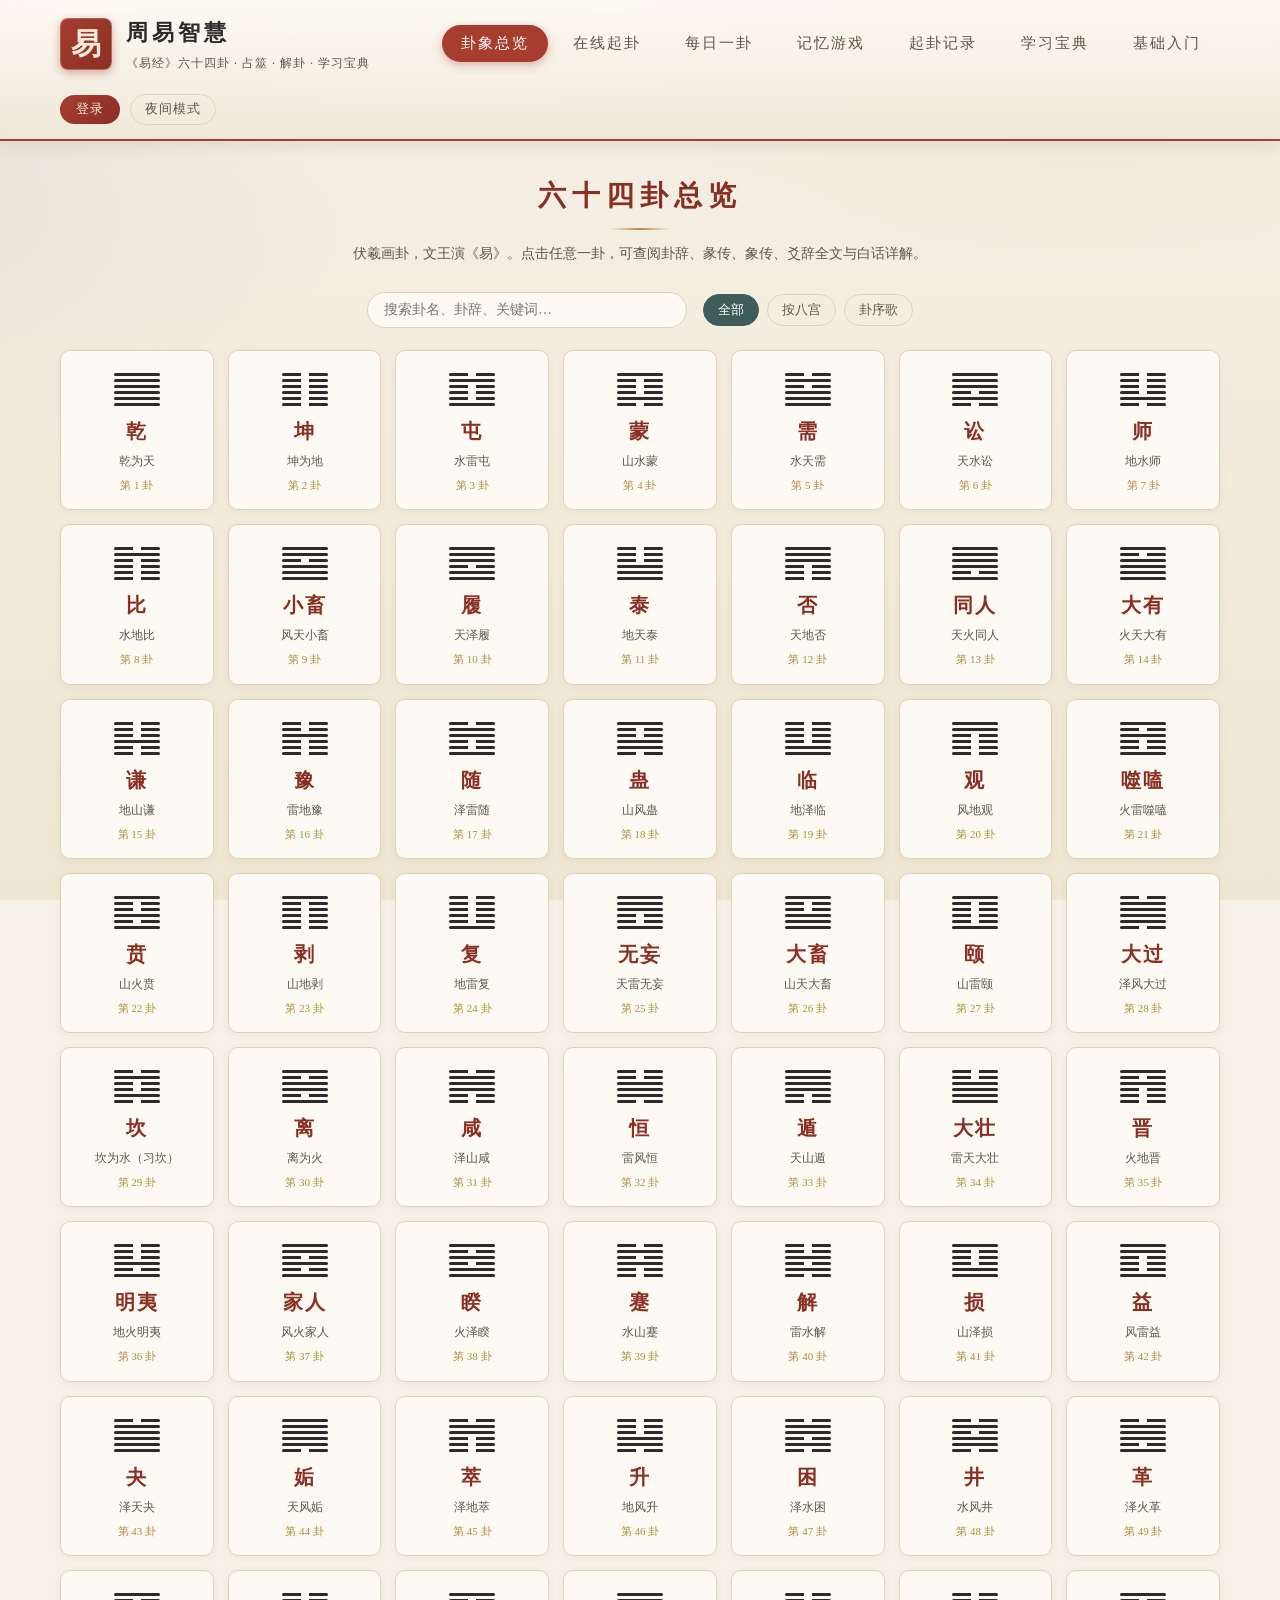
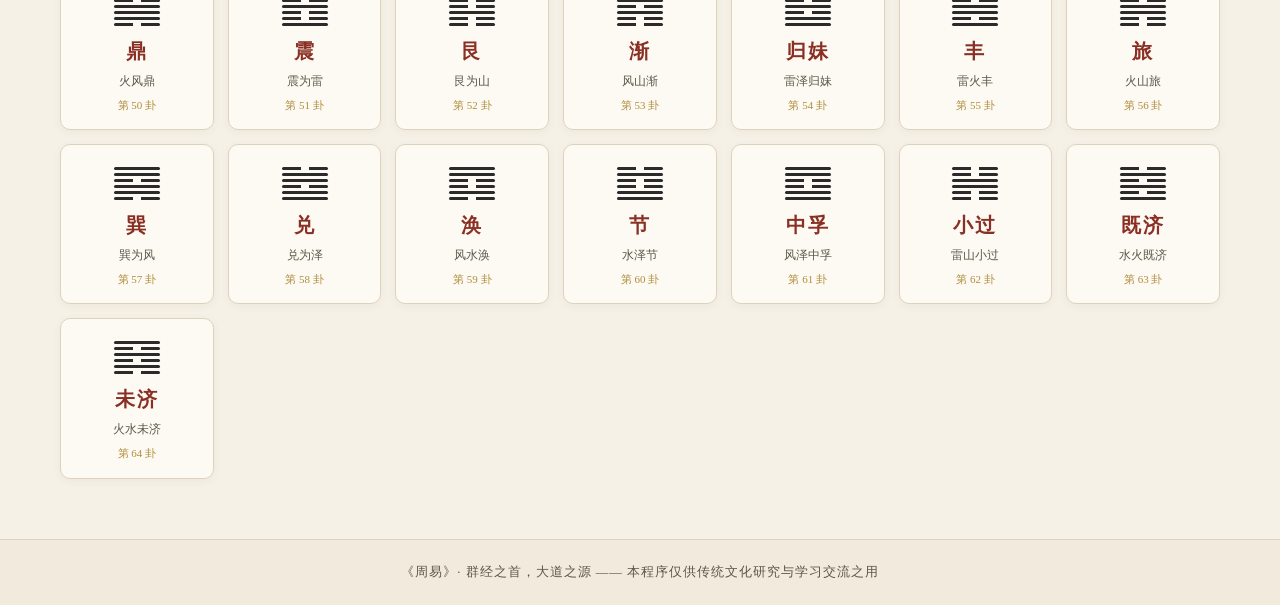
<file: index.html>
<!DOCTYPE html>
<html lang="zh-CN">
<head>
<meta charset="UTF-8">
<meta name="viewport" content="width=device-width, initial-scale=1.0">
<title>周易 · 六十四卦智慧宝典</title>
<link rel="stylesheet" href="css/style.css?v=20260808c">
</head>
<body>
<div class="bg-deco"></div>

  <button id="btnTop" class="btn-top" title="返回顶部">↑</button>

<header class="site-header">
  <div class="header-inner">
    <div class="brand">
      <div class="brand-mark">易</div>
      <div>
        <h1>周易智慧</h1>
        <p>《易经》六十四卦 · 占筮 · 解卦 · 学习宝典</p>
      </div>
    </div>
    <nav class="main-nav" id="mainNav">
      <button class="nav-btn active" data-view="overview">卦象总览</button>
      <button class="nav-btn" data-view="divine">在线起卦</button>
      <button class="nav-btn" data-view="daily">每日一卦</button>
      <button class="nav-btn" data-view="game">记忆游戏</button>
      <button class="nav-btn" data-view="records">起卦记录</button>
      <button class="nav-btn" data-view="study">学习宝典</button>
      <button class="nav-btn" data-view="basics">基础入门</button>
    </nav>
    <div class="header-tools">
      <span class="sync-status-indicator" id="syncStatusIndicator" style="display:none"></span>
      <button class="btn-login" id="btnUser">登录</button>
      <button class="theme-toggle" id="btnTheme" title="切换日间 / 夜间模式">夜间模式</button>
    </div>
  </div>
</header>

<main id="app">

  <!-- ============ 卦象总览 ============ -->
  <section class="view active" id="view-overview">
    <div class="view-head">
      <h2>六十四卦总览</h2>
      <p class="sub">伏羲画卦，文王演《易》。点击任意一卦，可查阅卦辞、彖传、象传、爻辞全文与白话详解。</p>
    </div>
    <div class="tools-bar">
      <div class="search-box">
        <!-- 隐藏字段吸收浏览器自动填充 -->
        <input type="text" name="fake-username" style="position:absolute;opacity:0;height:0;width:0;" tabindex="-1" autocomplete="username">
        <input type="password" name="fake-password" style="position:absolute;opacity:0;height:0;width:0;" tabindex="-1" autocomplete="current-password">
        <input type="text" id="hexSearch" placeholder="搜索卦名、卦辞、关键词…" autocomplete="off" readonly>
      </div>
      <div class="filter-tabs">
        <button class="chip active" data-filter="all">全部</button>
        <button class="chip" data-filter="palace">按八宫</button>
        <button class="chip" data-filter="sequence">卦序歌</button>
      </div>
    </div>
    <div id="hexGrid" class="hex-grid"></div>
    <div id="palaceList" class="palace-list hidden"></div>
    <div id="sequenceSong" class="sequence-song hidden">
      <h3>上下经卦名次序歌</h3>
      <p class="song-text">乾坤屯蒙需讼师，比小畜兮履泰否。<br>
      同人大有谦豫随，蛊临观兮噬嗑贲。<br>
      剥复无妄大畜颐，大过坎离三十备。<br>
      咸恒遁兮及大壮，晋与明夷家人睽。<br>
      蹇解损益夬姤萃，升困井革鼎震继。<br>
      艮渐归妹丰旅巽，兑涣节兮中孚至。<br>
      小过既济兼未济，是为下经三十四。</p>
      <h3>上下经卦名次序歌（分宫卦象次序）</h3>
      <p class="song-text">乾为天，天风姤，天山遁，天地否，风地观，山地剥，火地晋，火天大有。<br>
      坎为水，水泽节，水雷屯，水火既济，泽火革，雷火丰，地火明夷，地水师。<br>
      艮为山，山火贲，山天大畜，山泽损，火泽睽，天泽履，风泽中孚，风山渐。<br>
      震为雷，雷地豫，雷水解，雷风恒，地风升，水风井，泽风大过，泽雷随。<br>
      巽为风，风天小畜，风火家人，风雷益，天雷无妄，火雷噬嗑，山雷颐，山风蛊。<br>
      离为火，火山旅，火风鼎，火水未济，山水蒙，风水涣，天水讼，天火同人。<br>
      坤为地，地雷复，地泽临，地天泰，雷天大壮，泽天夬，水天需，水地比。<br>
      兑为泽，泽水困，泽地萃，泽山咸，水山蹇，地山谦，雷山小过，雷泽归妹。</p>
    </div>
  </section>

  <!-- ============ 在线起卦 ============ -->
  <section class="view" id="view-divine">
    <div class="view-head">
      <h2>在线起卦</h2>
      <p class="sub">还没占过卦？别怕，跟着下面三步走，新手也能 3 分钟学会。占卜是古人用来启发思考的智慧游戏，结果仅供参考，帮助你看清自己的处境。</p>
    </div>

    <div class="beginner-steps">
      <div class="bstep"><span class="bs-num">1</span><div><b>心里想好问题</b><p>先想清楚你要问什么，比如“这件事我该不该做？”“最近感情/工作会怎样？”想得越具体越好。</p></div></div>
      <div class="bstep"><span class="bs-num">2</span><div><b>选一种方法，点按钮</b><p>随便选一个都行，跟着按钮提示点。最省事的是「心念起卦」，一键出结果。</p></div></div>
      <div class="bstep"><span class="bs-num">3</span><div><b>看白话解读</b><p>结果出来后，重点看橙色的「白话导读」和「占断参考」，全是人话，不用懂任何术语。</p></div></div>
    </div>

    <div class="pre-divine-tip">
      <div class="pdt-title">起卦前须知（老规矩）</div>
      <div class="pdt-tags"><span>心诚则灵</span><span>一事一问</span><span>环境安静</span></div>
      <p>古人起卦前要沐浴、焚香、静心凝神。今天不必这么讲究，但请在心里把问题想清楚，<b>一次只问一件事</b>。心越定，卦意越明朗。</p>
    </div>

    <div class="question-bar">
      <label for="questionInput">你问的是什么事？<span>（选填，写下来结果更好懂）</span></label>
      <input type="text" id="questionInput" maxlength="60" placeholder="例：我最近该不该换工作？ 这段感情会有结果吗？ 今年学业运如何？…">
    </div>

    <div class="divine-layout">
      <aside class="divine-panel">
        <h3>选择起卦方法</h3>
        <div class="method-list">
          <button class="method-card active" data-method="coin">
            <span class="method-icon">钱</span>
            <div>
              <strong>三枚铜钱法</strong>
              <small>以钱代蓍 · 六掷成卦 · 最流行</small>
            </div>
          </button>
          <button class="method-card" data-method="yarrow">
            <span class="method-icon">蓍</span>
            <div>
              <strong>大衍蓍草法</strong>
              <small>最古老 · 十八变而成卦</small>
            </div>
          </button>
          <button class="method-card" data-method="plum">
            <span class="method-icon">梅</span>
            <div>
              <strong>梅花易数</strong>
              <small>邵康节 · 时间/数字起卦</small>
            </div>
          </button>
          <button class="method-card" data-method="random">
            <span class="method-icon">易</span>
            <div>
              <strong>心念起卦</strong>
              <small>诚心随机 · 一键成卦</small>
            </div>
          </button>
        </div>

        <div class="method-setup">
          <!-- 铜钱法设置 -->
          <div class="setup-block" id="setup-coin">
            <p class="hint">双手合十，将三枚铜钱摇晃数次后掷出，从下往上记六次。掷前默念所问之事。三背为「老阳 ○」，二背为「少阳 —」，一背为「少阴 --」，无背为「老阴 ×」。</p>
            <button class="btn-primary" id="btnThrows">掷铜钱（第 1 次 / 共 6 次）</button>
            <div id="coinLog" class="yarrow-log"></div>
          </div>
          <!-- 蓍草法设置 -->
          <div class="setup-block hidden" id="setup-yarrow">
            <p class="hint">大衍之数五十，其用四十有九。分二、挂一、揲四、归奇，三变得一爻，十八变得一卦。点击逐步演示。</p>
            <button class="btn-primary" id="btnYarrow">分揲蓍草（第 1 变）</button>
            <div id="yarrowLog" class="yarrow-log"></div>
          </div>
          <!-- 梅花易数设置 -->
          <div class="setup-block hidden" id="setup-plum">
            <p class="hint">以先天八卦数起卦：乾一、兑二、离三、震四、巽五、坎六、艮七、坤八。</p>
            <div class="field-row">
              <label>时间起卦（年月日时）</label>
              <input type="datetime-local" id="plumTime" value="">
              <button class="btn-primary btn-sm" id="btnPlumTime">以当前时间起卦</button>
            </div>
            <div class="field-row">
              <label>报数起卦（两/三个数字）</label>
              <div class="inline-inputs">
                <input type="number" id="num1" placeholder="数一" min="0">
                <input type="number" id="num2" placeholder="数二" min="0">
                <input type="number" id="num3" placeholder="数三(可空)" min="0">
              </div>
              <button class="btn-primary btn-sm" id="btnPlumNum">以数字起卦</button>
            </div>
          </div>
          <!-- 随机 -->
          <div class="setup-block hidden" id="setup-random">
            <p class="hint">静心默念所问之事，心诚则灵。点击后由程序随机生成六爻（老阳、少阳、少阴、老阴）。</p>
            <button class="btn-primary" id="btnRandom">心念起卦</button>
          </div>
        </div>
      </aside>

      <section class="divine-result" id="divineResult">
        <div id="castAnim" class="cast-anim hidden"></div>
        <div class="empty-state">
          <div class="empty-icon">卦</div>
          <p>尚未起卦。请选择一种方法开始。</p>
        </div>
      </section>
    </div>
  </section>

  <!-- ============ 每日一卦 ============ -->
  <section class="view" id="view-daily">
    <div class="view-head">
      <h2>每日一卦</h2>
      <p class="sub">以今日日期为引，取一卦与你聊聊：换种心情，换个角度看今天。仅供趣味参考。</p>
    </div>
    <div id="dailyBox" class="daily-box"></div>
    <div class="daily-actions">
      <button class="btn-primary" id="btnDailyToday">今日之卦</button>
      <button class="btn-ghost" id="btnDailyShuffle">换一卦（随机）</button>
    </div>
  </section>

  <!-- ============ 记忆游戏 ============ -->
  <section class="view" id="view-game">
    <div class="view-head">
      <h2>记忆游戏 · 认卦速记</h2>
      <p class="sub">看卦画猜卦名，或者反过来看卦名找卦画，闯关越多记得越牢。答对加分、连击翻倍，答错也不怕——它会告诉你正确答案。</p>
    </div>
    <div class="game-mode-bar">
      <button class="chip active" id="gameModeSym2Name">看卦画 → 猜卦名</button>
      <button class="chip" id="gameModeName2Sym">看卦名 → 找卦画</button>
    </div>
    <div class="game-panel">
      <div class="game-scorebar">
        <span>第 <b id="gameLevel">1</b> 关</span>
        <span>得分 <b id="gameScore">0</b></span>
        <span>最佳 <b id="gameBest">0</b></span>
        <span>连击 <b id="gameStreak">0</b></span>
        <span>正确率 <b id="gameAcc">–</b></span>
        <button class="btn-ghost" id="btnGameRestart">重新开始</button>
      </div>
      <div id="gameHex" class="game-hex"></div>
      <div id="gameOptions" class="game-options"></div>
      <div class="game-tip-btn"><button class="btn-ghost" id="btnGameTip">提示：上下卦（扣 5 分）</button></div>
      <div id="gameHint" class="game-hint"></div>
    </div>
  </section>

  <!-- ============ 起卦记录 ============ -->
  <section class="view" id="view-records">
    <div class="view-head">
      <h2>起卦记录</h2>
      <p class="sub">历次占筮存于本机浏览器，点击记录可重新查看解卦详情。<b>登录账号后自动云同步，换设备不丢失。</b>备份请用「导出记录」，换设备可用「导入记录」恢复。</p>
      <div class="head-actions">
        <button class="btn-ghost" id="btnImportRecords">导入记录</button>
        <button class="btn-ghost" id="btnExportRecords">导出记录</button>
        <button class="btn-ghost" id="btnClearRecords">清空记录</button>
        <input type="file" id="recImportInput" accept="application/json,.json" style="display:none">
      </div>
      <div id="recStats" class="rec-stats"></div>
      <div class="rec-filter-row">
        <label>按方法筛选：</label>
        <select id="recFilter"><option value="all">全部方法</option></select>
      </div>
    </div>
    <div id="recordsList" class="records-list"></div>
  </section>

  <!-- ============ 学习宝典 ============ -->
  <section class="view" id="view-study">
    <div class="view-head">
      <h2>学习宝典</h2>
      <p class="sub">深入研习《周易》经文：六十四卦全文、卦象义理、古法解卦规则。</p>
    </div>
    <div class="study-layout">
      <aside class="study-side">
        <h3>目录</h3>
        <ul id="studyToc" class="study-toc">
          <li data-target="study-beginner" class="active">零基础入门（先看这篇）</li>
          <li data-target="study-quickref">64卦速查记忆表</li>
          <li data-target="study-classics">经文详解（按卦序）</li>
          <li data-target="study-principles">解卦七则（朱熹占例）</li>
          <li data-target="study-tiyong">体用生克（梅花易数）</li>
          <li data-target="study-liuyao">六爻纳甲进阶</li>
          <li data-target="study-methods">起卦方法详解</li>
          <li data-target="study-glossary">易学名词小词典</li>
          <li data-target="study-stories">周易里的故事</li>
          <li data-target="study-history">周易源流</li>
        </ul>
      </aside>
      <article class="study-content">
        <div id="study-beginner" class="study-block active">
          <h3>零基础入门：用 10 分钟看懂《周易》</h3>
          <div class="beginner-article">
            <h4>1. 什么是「卦」？</h4>
            <p>「卦」就是一幅由六条横线组成的符号图，从上到下或从下到上排列。每条横线叫一「爻」（yáo）。<br>
            一条完整的长横（━）叫<b>阳爻</b>，代表天、刚、动、男人、积极的一面；<br>
            一条断开的短横（╌）叫<b>阴爻</b>，代表地、柔、静、女人、被动的一面。<br>
            六条爻上下组合，一共能排出 <b>64 种</b>图案，这就是「六十四卦」。每一卦都有自己的名字、卦辞和六条爻辞，相当于一套「人生情景说明书」。</p>

            <h4>2. 为什么算卦？它到底是什么？</h4>
            <p>古人遇到拿不定主意的事（出门、嫁娶、打仗、治病……），就通过一些随机仪式（掷蓍草、摇铜钱）得到一卦，再用卦辞爻辞来启发思考。<br>
            它<u>不是</u>预知未来的魔法，而是一种<b>“带着问题换角度思考”</b>的古老智慧：卦象和文字像一面镜子，帮你看清自己的处境、心态和可能的方向。所以不用神化它，也不必害怕它。</p>

            <h4>3. 起卦是什么？怎么起？</h4>
            <p>「起卦」就是通过随机方式生成那六条爻。本程序提供四种正统方法：<br>
            · <b>三枚铜钱法</b>：摇三次铜钱记一爻，摇六次成一卦（最常用）；<br>
            · <b>大衍蓍草法</b>：用 50 根蓍草按《系辞》古法分二、挂一、揲四，十八变成一卦（最古老）；<br>
            · <b>梅花易数</b>：用年月日时或任意两个数字算出卦（邵雍所创）；<br>
            · <b>心念起卦</b>：默想问题后一键随机（最省事）。<br>
            起卦前建议：静下心来，把问题想清楚（越具体越好），然后选一种方法照着点按钮即可。</p>

            <h4>4. 什么是「动爻」？为什么有的爻会变？</h4>
            <p>起卦时，某些爻会出现「老阳 ○」或「老阴 ×」的状态，这叫<b>动爻</b>，意思是「这个位置要变化」。<br>
            爻一变，整卦就变成另一幅图（叫「之卦」）。传统认为：<br>
            · 动爻代表事情中的<b>关键转折点</b>，要重点看；<br>
            · 没有动爻（六爻皆静），就看整卦的卦辞；<br>
            · 有动爻，就重点看动爻的爻辞。<br>
            白话一点说：没变化看大方向，有变化看变化处。</p>

            <h4>5. 怎么快速看懂一次占卦结果？</h4>
            <p>看结果时记住三步：<br>
            ① 先看顶部橙色的<b>「白话导读」</b>——一句话告诉你这卦的基调；<br>
            ② 再看<b>「卦在说什么」</b>和<b>「变化提示」</b>——理解这个卦在讲什么情境；<br>
            ③ 最后对照你问的事，看<b>「占断参考」</b>里事业/感情/决策那一条。<br>
            其他术语（互卦、错卦、体用、纳甲……）看不懂完全没关系，那是进阶内容，用得上再来学。</p>

            <h4>6. 看完卦以后呢？</h4>
            <p>把卦象当成一位老朋友的提醒：它帮你注意到可能忽略的角度，但<b>决定权永远在你手里</b>。开心时来一卦助兴，纠结时来一卦理思路，把它当作一面镜子就好。</p>
          </div>
        </div>
        <div id="study-quickref" class="study-block">
          <h3>64卦速查记忆表</h3>
          <p class="note">一页看完全部六十四卦：卦画、卦名 + 一句白话看懂它。点任意一行可看完整详解，是背卦名最快的办法。</p>
          <div id="studyQuickRef" class="quickref-wrap"></div>
        </div>
        <div id="study-classics" class="study-block">
          <h3>经文详解</h3>
          <div class="study-hex-nav">
            <label>跳转卦象：</label>
            <button class="btn-ghost btn-sm" id="btnStudyPrev">‹ 上一卦</button>
            <select id="studyHexSelect"></select>
            <button class="btn-ghost btn-sm" id="btnStudyNext">下一卦 ›</button>
          </div>
          <div id="studyHexContent"></div>
        </div>
        <div id="study-principles" class="study-block">
          <h3>解卦七则（朱熹《易学启蒙》占例）</h3>
          <div class="principle-list">
            <div class="principle"><span class="p-num">一</span><div><strong>六爻不变</strong><p>以本卦卦辞断之。所占之事以整卦之大义为吉凶依据。</p></div></div>
            <div class="principle"><span class="p-num">二</span><div><strong>一爻变</strong><p>以本卦变爻之爻辞断之。变爻为主，为事之枢机。</p></div></div>
            <div class="principle"><span class="p-num">三</span><div><strong>两爻变</strong><p>以本卦两变爻爻辞断之，但以上位之变爻为主。</p></div></div>
            <div class="principle"><span class="p-num">四</span><div><strong>三爻变</strong><p>占本卦及之卦之卦辞，而以本卦为贞（主事者），之卦为悔（所趋之结果）。</p></div></div>
            <div class="principle"><span class="p-num">五</span><div><strong>四爻变</strong><p>以之卦中两个不变爻爻辞断之，以下位之不变爻为主。</p></div></div>
            <div class="principle"><span class="p-num">六</span><div><strong>五爻变</strong><p>以之卦中唯一不变爻之爻辞断之。</p></div></div>
            <div class="principle"><span class="p-num">七</span><div><strong>六爻全变</strong><p>乾坤二卦用“用九”“用六”断之；其余六十二卦以之卦卦辞断之。</p></div></div>
          </div>
          <p class="note">按：此七则出自朱子《易学启蒙》，为传统占法之纲领。另有以变爻多少定吉凶轻重、以世应定事主等法，皆宗于此。</p>
        </div>
        <div id="study-tiyong" class="study-block">
          <h3>体用生克（梅花易数）</h3>
          <p>梅花易数以“体”为自身、为静、为内、为主；以“用”为事体、为动、为外、为客。动爻所在之卦为用卦，另一卦为体卦。</p>
          <div class="relation-grid">
            <div class="rel good"><strong>用生体</strong><p>他方生助我，事有贵人扶持，吉，谋事可成。</p></div>
            <div class="rel good"><strong>体用比和</strong><p>双方同心协力，顺利吉祥，无往不利。</p></div>
            <div class="rel mid"><strong>体克用</strong><p>我克制他方，事可成但费力、迟缓，须主动争取。</p></div>
            <div class="rel bad"><strong>用克体</strong><p>他方制约我，谋事难成，易遭阻碍，宜守不宜攻。</p></div>
            <div class="rel bad"><strong>体生用</strong><p>我泄气于他方，耗费心血、付出多而收效少，宜防损耗。</p></div>
          </div>
          <h4>五行生克简表</h4>
          <p class="note">相生：木生火、火生土、土生金、金生水、水生木。<br>相克：木克土、土克水、水克火、火克金、金克木。<br>体用五行取卦之五行：乾兑属金，震巽属木，坎属水，离属火，坤艮属土。</p>
          <h4>本卦、互卦、变卦</h4>
          <p class="note">本卦为事之初始、现状；互卦（取本卦二三四爻为下互卦、三四五爻为上互卦）为事之中间过程、内因；变卦（动爻阴阳互变后所得）为事之结局、所趋。观三卦可推始、中、终。</p>
        </div>
        <div id="study-liuyao" class="study-block">
          <h3>六爻纳甲进阶</h3>
          <p>六爻（纳甲筮法）在经卦之上装以干支、五行、六亲、世应、六神，以五行生克断吉凶。本程序起卦后可在“六爻装卦”面板中自动排出。</p>
          <h4>八宫所属五行</h4>
          <p class="note">乾宫属金，兑宫属金；离宫属火；震宫属木，巽宫属木；坎宫属水；坤宫属土，艮宫属土。</p>
          <h4>六亲取法</h4>
          <p class="note">以宫之五行为“我”：生我者为父母，我生者为子孙，克我者为官鬼，我克者为妻财，同我者为兄弟。断事时：父母主文书、长辈、辛劳；兄弟主竞争、破财、同伴；子孙主福泽、财源、解忧；妻财主钱财、妻室；官鬼主功名、官非、忧患。</p>
          <h4>六神装法</h4>
          <p class="note">按起卦日之天干顺布：甲乙日起青龙、朱雀、勾陈、螣蛇、白虎、玄武；丙丁日起朱雀、勾陈、螣蛇、白虎、玄武、青龙；戊日起勾陈、螣蛇、白虎、玄武、青龙、朱雀；己日起螣蛇、白虎、玄武、青龙、朱雀、勾陈；庚辛日起白虎、玄武、青龙、朱雀、勾陈、螣蛇；壬癸日起玄武、青龙、朱雀、勾陈、螣蛇、白虎。</p>
          <h4>世应定位</h4>
          <p class="note">八纯卦世在六爻、应在三爻；一世卦世在初爻、应在四爻；二世卦世在二爻、应在五爻；三世卦世在三爻、应在六爻；四世卦世在四爻、应在初爻；五世卦世在五爻、应在二爻；游魂卦世在四爻、应在初爻；归魂卦世在三爻、应在六爻。</p>
        </div>
        <div id="study-methods" class="study-block">
          <h3>起卦方法详解</h3>
          <h4>一、大衍筮法（蓍草法）</h4>
          <p class="note">《系辞》云：“大衍之数五十，其用四十有九。分而为二以象两，挂一以象三，揲之以四以象四时，归奇于扐以象闰。”步骤如下：<br>
          1. 取蓍草五十根，除去一根不用，余四十九根。<br>
          2. 任意分为左右两堆，象天与地（分二）。<br>
          3. 从右堆取一根夹于左手小指间，象三才（挂一）。<br>
          4. 左堆以四根一组数之，余数（或四）夹于指间（揲四）。<br>
          5. 右堆同样以四根一组数之，余数夹于指间（归奇）。<br>
          6. 两堆余数加上挂一之和必为五或九，此为“一变”。<br>
          7. 余下之蓍合拢，重复分二、挂一、揲四、归奇，得二变；再重复得三变。<br>
          8. 三变之后：余三十六根为老阳（九，动爻，画作“○”）；余三十二根为少阴（八，画作“--”）；余二十八根为少阳（七，画作“—”）；余二十四根为老阴（六，画作“×”）。<br>
          9. 由初爻至上爻，十八变而成一卦。老阳、老阴为变爻。</p>
          <h4>二、三枚铜钱法（以钱代蓍）</h4>
          <p class="note">取三枚铜钱（乾隆通宝等），有字一面为“字”（阴），无字一面为“背”（阳）。掷一次记一爻，由下而上共六次。<br>
          · 三背（○）：老阳，阳爻动，记“—○”<br>
          · 二背一字（—）：少阳，阳爻静，记“—”<br>
          · 一背二字（--）：少阴，阴爻静，记“--”<br>
          · 三字（×）：老阴，阴爻动，记“--×”<br>
          动爻为老阳、老阴，其阴阳互变而成之卦。朱子云“三背为老阳”亦可行，各遵所传，成卦则一。</p>
          <h4>三、梅花易数</h4>
          <p class="note">先天卦数：乾一、兑二、离三、震四、巽五、坎六、艮七、坤八。<br>
          · 时间起卦：以年支序数（子1…亥12）+月数+日数，三数之和除以8，余数为上卦；再加时支序数除以8，余数为下卦；总和除以6，余数为动爻。<br>
          · 数字起卦：取两个数分别除以8得上下卦；三个数时，前两数得上卦（两数之和除8），第三数得下卦；动爻以总数字和除以6取余。<br>
          · 八卦万物类象：乾为天、君、父、刚健；坤为地、母、柔顺；震为雷、长子、动；巽为风、长女、入；坎为水、中男、险；离为火、中女、丽；艮为山、少男、止；兑为泽、少女、悦。</p>
        </div>
        <div id="study-glossary" class="study-block">
          <h3>易学名词小词典</h3>
          <p class="note">看卦时遇到不懂的词，来这里查。全部用一句大白话解释，随查随懂。</p>
          <div class="glossary-list">
            <div class="gl-item"><b>卦</b><span>由六条横线组成的符号图，一卦代表一种人生处境或事物状态。</span></div>
            <div class="gl-item"><b>爻（yáo）</b><span>组成卦的那条横线，一卦有六爻。长横为阳爻，断横为阴爻。</span></div>
            <div class="gl-item"><b>阳爻 / 阴爻</b><span>阳爻画作一条长横，代表刚、动、积极；阴爻画作两段短横，代表柔、静、消极。</span></div>
            <div class="gl-item"><b>本卦</b><span>起卦得到的那个卦，代表事情的当下现状。</span></div>
            <div class="gl-item"><b>之卦（变卦）</b><span>动爻变掉以后形成的新卦，代表事情演变的结果。</span></div>
            <div class="gl-item"><b>动爻</b><span>起卦时出现的「老阳○」「老阴×」那几条爻，表示事情的关键变化点。</span></div>
            <div class="gl-item"><b>卦辞</b><span>整卦的总说明，一句话概括这一卦讲的道理。</span></div>
            <div class="gl-item"><b>爻辞</b><span>每一爻的解释文字，六爻六条，讲的是这一步该怎么做。</span></div>
            <div class="gl-item"><b>彖（tuàn）传</b><span>孔子给卦辞作的传注，解释卦辞的道理，像「老师划重点」。</span></div>
            <div class="gl-item"><b>象传</b><span>分大象、小象：大象讲整卦比喻；小象逐条解释每一爻。</span></div>
            <div class="gl-item"><b>十翼</b><span>孔子作的十篇传文（彖上下、象上下、系辞上下、文言、说卦、序卦、杂卦），像《易经》的「使用说明书」。</span></div>
            <div class="gl-item"><b>元亨利贞</b><span>乾卦卦辞四字：元（开始）、亨（通达）、利（有利）、贞（守正），连起来就是「大通而宜守正」。</span></div>
            <div class="gl-item"><b>吉凶悔吝</b><span>四种占断结果：吉（好）、凶（不好）、悔（后悔、可改）、吝（遗憾、要小心）。</span></div>
            <div class="gl-item"><b>错卦</b><span>把六爻全部阴阳颠倒的卦，看事情的「反面」。</span></div>
            <div class="gl-item"><b>综卦</b><span>把卦上下倒过来看的卦，看事情的「颠倒过来」的样子。</span></div>
            <div class="gl-item"><b>互卦</b><span>取本卦中间四条爻重新拼出的卦，看事情的「中途过程」。</span></div>
            <div class="gl-item"><b>体卦 / 用卦</b><span>梅花易数术语：体卦代表「你自己」，用卦代表「你要面对的事」，两者五行关系定吉凶。</span></div>
            <div class="gl-item"><b>比和</b><span>体卦用卦五行相同，双方同心，多吉。</span></div>
            <div class="gl-item"><b>八宫</b><span>京房把六十四卦分成八组（乾坎艮震巽离坤兑），每组八卦，用于排六亲世应。</span></div>
            <div class="gl-item"><b>纳甲</b><span>把天干地支装进八卦的方法，六爻排盘的基础。</span></div>
            <div class="gl-item"><b>世爻 / 应爻</b><span>世爻代表求占者自己，应爻代表对方或所问之事，中间隔三位。</span></div>
            <div class="gl-item"><b>六亲</b><span>父母、兄弟、子孙、妻财、官鬼，用五行生克算出来，各管一类事（如妻财主钱财）。</span></div>
            <div class="gl-item"><b>六神</b><span>青龙、朱雀、勾陈、螣蛇、白虎、玄武，按日干排列，辅助判断事物性质。</span></div>
            <div class="gl-item"><b>先天八卦数</b><span>乾一、兑二、离三、震四、巽五、坎六、艮七、坤八，梅花易数起卦用。</span></div>
            <div class="gl-item"><b>大衍之数</b><span>蓍草占法的五十之数，去一用四十九，十八变成一卦。</span></div>
            <div class="gl-item"><b>用九 / 用六</b><span>只有乾坤两卦有：乾卦六爻全变看用九，坤卦六爻全变看用六。</span></div>
          </div>
        </div>
        <div id="study-stories" class="study-block">
          <h3>周易里的故事</h3>
          <p class="note">《周易》不只是占卜手册，它背后的故事同样动人。读完这些故事，你会更懂为什么它能流传三千年。</p>
          <div class="story-list">
            <div class="story-item">
              <b>文王拘而演《周易》</b>
              <p>商朝末年，周文王姬昌被纣王囚禁在羑里（今河南汤阴）。他在狱中无事可做，便把伏羲的八卦两两相叠，推演出了六十四卦——今天你看到的每一卦，据说都源自他在囚牢里的那次沉思。司马迁后来写道："文王拘而演《周易》"，把这当作逆境里成大业的第一例。</p>
            </div>
            <div class="story-item">
              <b>韦编三绝</b>
              <p>孔子晚年特别爱读《易》，翻来覆去地看，把串竹简的牛皮绳都磨断了好几次，这就是"韦编三绝"。他说："再给我几年时间，五十岁就能把《易》研究明白了。"他还给《易经》写了注解，后人称为《十翼》——就像给经典插上了十只翅膀。</p>
            </div>
            <div class="story-item">
              <b>玩辞观象</b>
              <p>《系辞》里说，君子"居则观其象而玩其辞，动则观其变而玩其占"——闲下来就琢磨卦象卦辞，做事前再研究它的变化和占断。孔子的态度是：读《易》不是为了算命，而是为了从变化中看到做事的道理。</p>
            </div>
            <div class="story-item">
              <b>观梅占</b>
              <p>宋代邵雍在花园里看梅花，见两只麻雀争枝跌落。他随手用年月日时起卦，断出"明晚会有个女孩来折花，受惊摔倒伤了大腿"。第二天果然应验。这就是《梅花易数》的开篇故事，也是"梅花易数"名字的由来——万物皆可起卦，处处留心皆学问。</p>
            </div>
            <div class="story-item">
              <b>京房与纳甲</b>
              <p>西汉的京房把天干地支装进六十四卦，又定出八宫、世应、六亲、六神，让占筮有了完整的"排盘"体系。今天解卦里那些看似复杂的术语，源头大多在他这里。他最终因卷入朝堂纷争被害，但"京氏易"影响了后世一千多年。</p>
            </div>
            <div class="story-item">
              <b>朱熹与《周易本义》</b>
              <p>南宋朱熹主张"易本卜筮之书"——《周易》首先是用来占卜的，经文之外还有实打实的方法。他恢复了上古的筮法（就是本程序的"大衍蓍草法"），还提出"解卦七则"，教人不同变爻情况该看哪段文字，让占筮第一次有了清晰的操作指南。</p>
            </div>
            <div class="story-item">
              <b>龟卜与蓍占</b>
              <p>商代人用龟甲占卜：在龟甲上钻孔烧灼，看裂纹的形状定吉凶。周代改用蓍草，取五十根草茎演算。古人说"筮短龟长"——蓍草起卦快、学起来容易，龟卜烧制慢、看得深。两种方法都流传很久，后来蓍草占慢慢成了主流。</p>
            </div>
          </div>
        </div>
        <div id="study-history" class="study-block">
          <h3>周易源流</h3>
          <p class="note"><strong>上古三易：</strong>《周礼》载太卜掌三易之法：一曰《连山》（首艮），二曰《归藏》（首坤），三曰《周易》（首乾）。前二易久佚，唯《周易》传世。<br><br>
          <strong>人更三圣，世历三古：</strong>相传伏羲画八卦（上古），文王拘而演《周易》，重为六十四卦并系卦辞（中古）；周公旦作爻辞；孔子晚年读《易》韦编三绝，作《十翼》（彖上传、彖下传、象上传、象下传、系辞上传、系辞下传、文言传、说卦传、序卦传、杂卦传），为《易》作传（下古）。<br><br>
          <strong>易之三义：</strong>《易纬·乾凿度》云“易一名而含三义：易简一也，变易二也，不易三也”。<br><br>
          <strong>两派六宗：</strong>汉儒孟喜、京房创象数之学，开纳甲、世应、飞伏之先河；魏王弼清谈玄理，崇义理而扫象数；宋邵雍创先天之学，程颐作《伊川易传》主理，朱熹作《周易本义》兼取象数卜筮。故有象数、义理两派，占候、禨祥、造化、老庄、儒理、史事六宗。<br><br>
          <strong>经传结构：</strong>《周易》本经六十四卦，每卦有卦画、卦名、卦辞、爻辞（三百八十四爻，另有乾坤用九用六），为经文；《十翼》为传文，合称《易传》。传世以王弼本、朱熹《周易本义》本最通行。</p>
        </div>
      </article>
    </div>
  </section>

  <!-- ============ 基础入门 ============ -->
  <section class="view" id="view-basics">
    <div class="view-head">
      <h2>基础入门</h2>
      <p class="sub">由浅入深：阴阳五行、八卦取象、天干地支，为研读《易》之根基。</p>
    </div>
    <div class="basics-grid">
      <div class="basic-card">
        <h3>阴阳之道</h3>
        <p><strong>打比方：</strong>阴阳就像电灯开关——有开（阳）就有关（阴），有白天就有黑夜，有刚强就有柔顺，两者互为条件、互相转化，谁也不能单独存在。<br><br>
        《易》以阴阳为纲。一画开天，阳爻“—”象天、刚、动、君、男；阴爻“--”象地、柔、静、臣、女。六爻由下而上，初、三、五为阳位，二、四、上为阴位；阳爻居阳位、阴爻居阴位为“得位”（位置合适，多吉），反之“失位”（位置别扭，多咎）。</p>
      </div>
      <div class="basic-card">
        <h3>五行生克</h3>
        <p><strong>打比方：</strong>五行是古人给世界分的五种“脾气”——木（生长）、火（热烈）、土（包容）、金（坚硬）、水（流动）。<br>
        <b>相生</b>（一个帮一个）：木生火、火生土、土生金、金生水、水生木。<br>
        <b>相克</b>（一个管一个）：木克土、土克水、水克火、火克金、金克木。<br>
        五行配卦：乾兑金，震巽木，坎水，离火，坤艮土。占断中五行生克为吉凶之本。</p>
        <div id="wuxingChart"></div>
      </div>
      <div class="basic-card">
        <h3>八卦取象</h3>
        <div id="trigramTable" class="trigram-table"></div>
      </div>
      <div class="basic-card">
        <h3>天干地支</h3>
        <p><strong>打比方：</strong>天干地支就像一套「年号 + 序号」的日历系统，古人用它记时间、配五行。<br>
        <strong>十天干：</strong>甲（木）乙（木）丙（火）丁（火）戊（土）己（土）庚（金）辛（金）壬（水）癸（水）。<br>
        <strong>十二地支：</strong>子（水）丑（土）寅（木）卯（木）辰（土）巳（火）午（火）未（土）申（金）酉（金）戌（土）亥（水）。<br>
        地支序数（梅花时间起卦用）：子1、丑2、寅3、卯4、辰5、巳6、午7、未8、申9、酉10、戌11、亥12。</p>
      </div>
      <div class="basic-card">
        <h3>六爻之象</h3>
        <p><strong>打比方：</strong>把一卦想成一座六层小楼——从地下室到顶楼，每一层住着不同身份的人。<br>
        初爻（底层）= 起步、基层、脚；二爻 = 家宅、日常；三爻 = 门户、转折点（最容易出状况）；四爻 = 靠近领导的位置（要小心谨慎）；五爻 = 顶层领导位（最尊贵）；上爻 = 顶楼/退隐（事情收尾）。<br>
        观爻位高下、当位与否，可断人物处境。</p>
      </div>
      <div class="basic-card">
        <h3>卦变与错综</h3>
        <p><strong>打比方：</strong>一个卦就像一枚硬币，可以从不同角度观察：<br>
        <b>错卦（对卦）：</b>把六爻全部黑白颠倒（乾变坤），看到事情相反的一面。<br>
        <b>综卦（覆卦）：</b>把卦上下倒过来看（屯倒过来是蒙），看到事情倒过来的样子。<br>
        <b>互卦：</b>从卦里“抽中间四条爻”重新拼出中段过程，看事情的中途发展。<br>
        <b>变卦（之卦）：</b>动爻一变，整卦变成的结局图。<br>
        简记：错卦看反面，综卦看颠倒，互卦看过程，变卦看结局。</p>
      </div>
    </div>
  </section>

</main>

<!-- ============ 卦象详情弹窗 ============ -->
<div class="modal-mask hidden" id="hexModal">
  <div class="modal">
    <button class="modal-close" id="modalClose">×</button>
    <div id="modalBody"></div>
  </div>
</div>

<!-- ============ 登录弹窗 ============ -->
<div class="modal-mask hidden" id="loginModal">
  <div class="modal">
    <button class="modal-close" id="loginModalClose" data-close="login">×</button>
    <h3 id="loginTitle">登录</h3>
    <p class="login-desc" id="loginDesc">登录后，起卦记录会自动保存到云端，换电脑 / 手机都能找回来。</p>
    <input type="email" id="loginEmail" placeholder="邮箱（用于登录）" autocomplete="email">
    <input type="password" id="loginPwd" placeholder="密码（至少 6 位）" autocomplete="current-password">
    <div class="login-tip" id="loginTip"></div>
    <button class="btn-primary" id="loginSubmit">登 录</button>
    <button class="btn-ghost login-switch" id="loginSwitch">没有账号？注册一个</button>
  </div>
</div>

<!-- ============ 已登录账号面板 ============ -->
<div class="modal-mask hidden" id="userModal">
  <div class="modal">
    <button class="modal-close" id="userModalClose" data-close="user">×</button>
    <h3>我的账号</h3>
    <div class="user-card">
      <div class="user-avatar">易</div>
      <div class="user-mail" id="userMail"></div>
      <p class="user-tip" id="userSyncTip">已开启云同步，记录会自动保存。</p>
    </div>
    <button class="btn-primary" id="btnSyncNow">立即同步</button>
    <button class="btn-ghost login-switch" id="btnLogout">退出登录</button>
  </div>
</div>

<footer class="site-footer">
  <p>《周易》· 群经之首，大道之源 —— 本程序仅供传统文化研究与学习交流之用</p>
</footer>

<script src="js/data_base.js?v=20260808c"></script>
<script src="js/data_hex1.js?v=20260808c"></script>
<script src="js/data_hex2.js?v=20260808c"></script>
<script src="js/data_hex3.js?v=20260808c"></script>
<script src="js/data_hex4.js?v=20260808c"></script>
<script src="js/sync.js?v=20260809a"></script>
<script src="js/app.js?v=20260809b"></script>
</body>
</html>
</file>
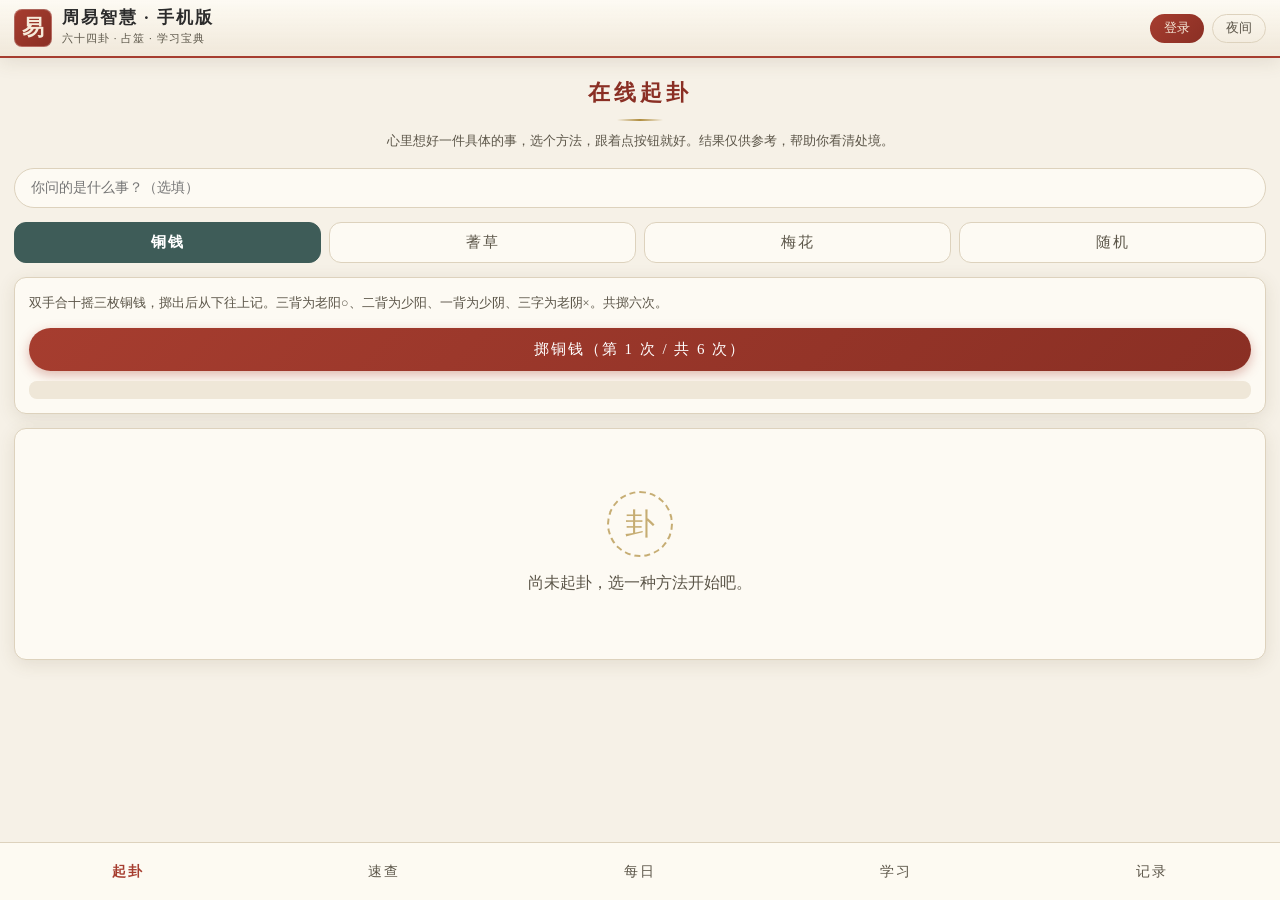
<file: mobile.html>
<!DOCTYPE html>
<html lang="zh-CN">
<head>
<meta charset="UTF-8">
<meta name="viewport" content="width=device-width, initial-scale=1.0, viewport-fit=cover">
<meta name="theme-color" content="#f6f1e7">
<meta name="apple-mobile-web-app-capable" content="yes">
<meta name="apple-mobile-web-app-status-bar-style" content="default">
<title>周易 · 手机版</title>
<link rel="stylesheet" href="css/style_mobile.css?v=20260808d">
</head>
<body>

<header class="m-head">
  <div class="m-brand">
    <div class="m-brand-mark">易</div>
    <div>
      <h1>周易智慧 · 手机版</h1>
      <p>六十四卦 · 占筮 · 学习宝典</p>
    </div>
  </div>
  <div class="m-head-right">
    <span class="m-sync-status" id="mSyncStatus" style="display:none"></span>
    <button class="m-user-btn" id="mUserBtn">登录</button>
    <button class="m-theme" id="mTheme">夜间</button>
  </div>
</header>

<main id="app">

  <!-- ============ 起卦 ============ -->
  <section class="m-view active" id="view-cast">
    <div class="m-view-head">
      <h2>在线起卦</h2>
      <p>心里想好一件具体的事，选个方法，跟着点按钮就好。结果仅供参考，帮助你看清处境。</p>
    </div>

    <div class="m-qbar">
      <input type="text" id="mQuestion" maxlength="60" placeholder="你问的是什么事？（选填）">
    </div>

    <div class="m-methods">
      <button class="m-method active" data-method="coin">铜钱</button>
      <button class="m-method" data-method="yarrow">蓍草</button>
      <button class="m-method" data-method="plum">梅花</button>
      <button class="m-method" data-method="random">随机</button>
    </div>

    <div class="m-setup" id="setup-coin">
      <p class="m-hint">双手合十摇三枚铜钱，掷出后从下往上记。三背为老阳○、二背为少阳、一背为少阴、三字为老阴×。共掷六次。</p>
      <button class="m-btn-primary" id="mBtnCoin">掷铜钱（第 1 次 / 共 6 次）</button>
      <div class="m-log" id="mCoinLog"></div>
    </div>
    <div class="m-setup hidden" id="setup-yarrow">
      <p class="m-hint">大衍之数五十，其用四十有九。十八变而成卦，过程全自动，点一次完成。</p>
      <button class="m-btn-primary" id="mBtnYarrow">蓍草起卦（十八变）</button>
      <div class="m-log" id="mYarrowLog"></div>
    </div>
    <div class="m-setup hidden" id="setup-plum">
      <p class="m-hint">报两个数字起卦（任意正整数），或直接用当前时间起卦。</p>
      <div class="m-nums">
        <input type="number" id="mNum1" placeholder="数一" min="1">
        <input type="number" id="mNum2" placeholder="数二" min="1">
      </div>
      <div class="m-btn-row">
        <button class="m-btn-primary btn-sm" id="mBtnPlumNum">以数字起卦</button>
        <button class="m-btn-ghost btn-sm" id="mBtnPlumTime">以当前时间</button>
      </div>
    </div>
    <div class="m-setup hidden" id="setup-random">
      <p class="m-hint">静心默念所问之事，点击后由程序随机生成六爻（含动爻）。</p>
      <button class="m-btn-primary" id="mBtnRandom">心念起卦</button>
    </div>

    <div class="m-result" id="mResult">
      <div class="m-empty">
        <div class="m-empty-icon">卦</div>
        <p>尚未起卦，选一种方法开始吧。</p>
      </div>
    </div>
    <div class="m-anim hidden" id="mAnim"></div>
  </section>

  <!-- ============ 速查 ============ -->
  <section class="m-view" id="view-quick">
    <div class="m-view-head">
      <h2>六十四卦速查</h2>
      <p>点任意一卦看全文详解与白话。</p>
    </div>
    <div class="m-search">
      <!-- 隐藏字段吸收浏览器自动填充 -->
      <input type="text" name="fake-username" style="position:absolute;opacity:0;height:0;width:0;" tabindex="-1" autocomplete="username">
      <input type="password" name="fake-password" style="position:absolute;opacity:0;height:0;width:0;" tabindex="-1" autocomplete="current-password">
      <input type="text" id="mHexSearch" placeholder="搜索卦名、卦辞、关键词…" autocomplete="off" readonly>
    </div>
    <div id="mHexGrid" class="m-hex-grid"></div>
  </section>

  <!-- ============ 每日一卦 ============ -->
  <section class="m-view" id="view-daily">
    <div class="m-view-head">
      <h2>每日一卦</h2>
      <p>以今日日期为引，换种心情看今天。仅供趣味参考。</p>
    </div>
    <div class="m-daily-box" id="mDailyBox"></div>
    <div class="m-btn-row" style="margin-top:14px">
      <button class="m-btn-primary btn-sm" id="mBtnDailyToday">今日之卦</button>
      <button class="m-btn-ghost btn-sm" id="mBtnDailyShuffle">换一卦</button>
    </div>
  </section>

  <!-- ============ 学习 ============ -->
  <section class="m-view" id="view-study">
    <div class="m-view-head">
      <h2>学习宝典</h2>
      <p>零基础也能看懂的《周易》入门。</p>
    </div>

    <div class="m-study-nav" id="mStudyNav">
      <button class="m-snav active" data-study="beginner">入门</button>
      <button class="m-snav" data-study="classics">经文</button>
      <button class="m-snav" data-study="seven">七则</button>
      <button class="m-snav" data-study="methods">起卦</button>
      <button class="m-snav" data-study="glossary">词典</button>
      <button class="m-snav" data-study="stories">故事</button>
    </div>

    <div class="m-study-content">
      <div class="m-sblock active" id="study-beginner">
        <h3>零基础入门：10 分钟看懂《周易》</h3>
        <details open><summary>1. 什么是「卦」？</summary>
          <p>「卦」是一幅由六条横线组成的符号图。长横（━）叫<b>阳爻</b>，代表天、刚、动、积极；断横（╌）叫<b>阴爻</b>，代表地、柔、静、消极。六条爻上下组合共有 64 种图案，就是「六十四卦」。每卦有自己的卦辞和六条爻辞，相当于一套「人生情景说明书」。</p></details>
        <details><summary>2. 算卦到底是什么？</summary>
          <p>古人遇到拿不定主意的事，通过随机仪式（掷蓍草、摇铜钱）得到一卦，再用卦辞爻辞启发思考。它<u>不是</u>预知未来的魔法，而是「带着问题换角度思考」的古老智慧，像一面镜子帮你看清处境。</p></details>
        <details><summary>3. 怎么起卦？</summary>
          <p>「起卦」就是随机生成六条爻。本程序提供四种方法：<b>铜钱法</b>（摇六次，最常用）、<b>蓍草法</b>（最古老）、<b>梅花易数</b>（用时间或数字算）、<b>随机法</b>（一键最省事）。起卦前静心把问题想清楚即可。</p></details>
        <details><summary>4. 什么是动爻、之卦？</summary>
          <p>起卦时出现「老阳○」「老阴×」的爻叫<b>动爻</b>，表示这个位置要变化。爻一变，整卦变成另一幅图叫「之卦」。传统看卦：<b>没动爻看整卦卦辞，有动爻重点看动爻爻辞</b>。</p></details>
        <details><summary>5. 怎么快速看懂结果？</summary>
          <p>三步走：① 先看顶部橙色的「白话导读」，一句话知道这卦基调；② 再看「卦在说什么」和「变化提示」；③ 最后对照你问的事看「占断参考」里事业/感情/决策那一条。其他术语看不懂没关系，是进阶内容。</p></details>
        <details><summary>6. 看完卦以后呢？</summary>
          <p>把卦象当成一位老朋友的提醒：它帮你注意到可能忽略的角度，但<b>决定权永远在你手里</b>。当它是面镜子就好。</p></details>
      </div>

      <div class="m-sblock" id="study-classics">
        <h3>经文详解</h3>
        <div class="m-hex-nav">
          <button class="m-btn-ghost btn-sm" id="mStudyPrev">‹ 上一卦</button>
          <select id="mStudySelect"></select>
          <button class="m-btn-ghost btn-sm" id="mStudyNext">下一卦 ›</button>
        </div>
        <div id="mStudyContent"></div>
      </div>

      <div class="m-sblock" id="study-seven">
        <h3>解卦七则（朱熹《易学启蒙》）</h3>
        <div class="m-principle"><span>一</span><div><b>六爻不变</b><p>以本卦卦辞断之。</p></div></div>
        <div class="m-principle"><span>二</span><div><b>一爻变</b><p>以本卦变爻之爻辞断之。</p></div></div>
        <div class="m-principle"><span>三</span><div><b>两爻变</b><p>以本卦两变爻爻辞断之，以上位之变爻为主。</p></div></div>
        <div class="m-principle"><span>四</span><div><b>三爻变</b><p>占本卦及之卦卦辞，本卦为贞（主事者），之卦为悔（所趋）。</p></div></div>
        <div class="m-principle"><span>五</span><div><b>四爻变</b><p>以之卦中两不变爻爻辞断之，以下位之不变爻为主。</p></div></div>
        <div class="m-principle"><span>六</span><div><b>五爻变</b><p>以之卦中唯一不变爻之爻辞断之。</p></div></div>
        <div class="m-principle"><span>七</span><div><b>六爻全变</b><p>乾坤二卦用「用九」「用六」断之；其余以之卦卦辞断之。</p></div></div>
        <p class="m-note">简记：有变的看变化处，没变看整体。</p>
      </div>

      <div class="m-sblock" id="study-methods">
        <h3>起卦方法详解</h3>
        <details open><summary>一、三枚铜钱法（以钱代蓍）</summary>
          <p>取三枚铜钱，掷一次记一爻，由下而上共六次。<br>
          三背（○）＝老阳，动爻；二背一字（—）＝少阳；一背二字（--）＝少阴；三字（×）＝老阴，动爻。<br>
          动爻阴阳互变，即成「之卦」。</p></details>
        <details><summary>二、大衍筮法（蓍草法）</summary>
          <p>《系辞》：大衍之数五十，其用四十有九。分二、挂一、揲四、归奇，三变得一爻，十八变而成一卦。<br>
          余三十六根为老阳（九）、三十二为少阴（八）、二十八为少阳（七）、二十四为老阴（六）。</p></details>
        <details><summary>三、梅花易数</summary>
          <p>先天卦数：乾一、兑二、离三、震四、巽五、坎六、艮七、坤八。<br>
          时间起卦：年月日之和除 8 得余数为上卦，再加时除 8 得下卦，总和除 6 得动爻。<br>
          报数起卦：两数分别除 8 得上、下卦，和除 6 得动爻。</p></details>
      </div>

      <div class="m-sblock" id="study-glossary">
        <h3>易学名词小词典</h3>
        <div class="m-glossary">
          <p><b>爻</b>组成卦的那条横线，一卦六爻。长横阳爻，断横阴爻。</p>
          <p><b>本卦</b>起卦得到的卦，代表当下现状。</p>
          <p><b>之卦</b>动爻变后形成的新卦，代表演变结果。</p>
          <p><b>动爻</b>老阳○、老阴×那几条爻，表示关键变化点。</p>
          <p><b>卦辞</b>整卦总说明；<b>爻辞</b>每爻的解释文字。</p>
          <p><b>错卦</b>六爻全部阴阳颠倒，看事情的反面。</p>
          <p><b>综卦</b>把卦上下倒过来看，看颠倒后的样子。</p>
          <p><b>互卦</b>取中间四条爻重拼的卦，看中途过程。</p>
          <p><b>体卦/用卦</b>体是你自己，用是你要面对的事，五行生克定吉凶。</p>
          <p><b>元亨利贞</b>乾卦四字：开始、通达、有利、守正。</p>
          <p><b>吉凶悔吝</b>四种占断：吉、凶、悔（可改）、吝（要小心）。</p>
          <p><b>八宫</b>京房分六十四卦为八组，用于排六亲世应。</p>
          <p><b>六亲</b>父母、兄弟、子孙、妻财、官鬼，各管一类事。</p>
          <p><b>六神</b>青龙、朱雀、勾陈、螣蛇、白虎、玄武，按日干排列。</p>
          <p><b>用九/用六</b>仅乾坤两卦有，六爻全变时使用。</p>
        </div>
      </div>

      <div class="m-sblock" id="study-stories">
        <h3>周易里的故事</h3>
        <div class="m-story">
          <b>文王拘而演《周易》</b>
          <p>周文王被纣王囚于羑里，在狱中推演伏羲八卦为六十四卦。司马迁说"文王拘而演《周易》"，为逆境成大业第一例。</p>
        </div>
        <div class="m-story">
          <b>韦编三绝</b>
          <p>孔子晚年反复读《易》，把串竹简的牛皮绳磨断多次，并作注解《十翼》——像给经典插上十只翅膀。</p>
        </div>
        <div class="m-story">
          <b>观梅占</b>
          <p>宋代邵雍观梅见二雀争枝跌落，随手起卦断出"明晚有女孩来折花，受惊伤腿"，次日应验。这就是《梅花易数》的由来——万物皆可起卦。</p>
        </div>
        <div class="m-story">
          <b>京房与纳甲</b>
          <p>西汉京房把天干地支装进六十四卦，定八宫、世应、六亲、六神，让占筮有了完整排盘体系，影响后世一千多年。</p>
        </div>
        <div class="m-story">
          <b>朱熹与《周易本义》</b>
          <p>南宋朱熹主张"易本卜筮之书"，恢复上古筮法（即本程序蓍草法），并提出解卦七则，让占筮有了清晰的操作指南。</p>
        </div>
      </div>
    </div>
  </section>

  <!-- ============ 记录 ============ -->
  <section class="m-view" id="view-records">
    <div class="m-view-head">
      <h2>起卦记录</h2>
      <p>记录保存在本机，与电脑版互通。<b>登录账号后自动云同步，换设备不丢失。</b>点击记录可回看解卦。</p>
      <div class="m-rec-actions">
        <button class="m-btn-ghost btn-sm" id="mRecExport">导出</button>
        <button class="m-btn-ghost btn-sm" id="mRecImport">导入</button>
        <button class="m-btn-ghost btn-sm" id="mRecClear">清空</button>
        <input type="file" id="mRecInput" accept=".json,application/json" style="display:none">
      </div>
    </div>
    <div id="mRecords" class="m-records"></div>
  </section>

</main>

<!-- 底部导航 -->
<nav class="m-tabbar">
  <button class="m-tab active" data-view="cast">起卦</button>
  <button class="m-tab" data-view="quick">速查</button>
  <button class="m-tab" data-view="daily">每日</button>
  <button class="m-tab" data-view="study">学习</button>
  <button class="m-tab" data-view="records">记录</button>
</nav>

<!-- 卦详情全屏视图 -->
<div class="m-detail hidden" id="mDetail">
  <div class="m-detail-head">
    <button class="m-detail-close" id="mDetailClose">‹ 返回</button>
    <div class="m-detail-title">卦象详解</div>
    <span></span>
  </div>
  <div class="m-detail-body" id="mDetailBody"></div>
</div>

<!-- 登录弹窗 -->
<div class="m-modal hidden" id="mLoginModal">
  <div class="m-modal-mask" data-close="login"></div>
  <div class="m-modal-box">
    <div class="m-modal-head"><b id="mLoginTitle">登录</b><button class="m-modal-x" id="mLoginClose" data-close="login">×</button></div>
    <div class="m-modal-body">
      <p class="m-login-desc" id="mLoginDesc">登录后，起卦记录会自动保存到云端，换手机也能找回来。</p>
      <input type="email" id="mLoginEmail" placeholder="邮箱（用于登录）" autocomplete="email">
      <input type="password" id="mLoginPwd" placeholder="密码（至少 6 位）" autocomplete="current-password">
      <div class="m-login-tip" id="mLoginTip"></div>
      <button class="m-btn-primary" id="mLoginSubmit">登 录</button>
      <button class="m-btn-ghost" id="mLoginSwitch">没有账号？注册一个</button>
    </div>
  </div>
</div>

<!-- 已登录账号面板 -->
<div class="m-modal hidden" id="mUserModal">
  <div class="m-modal-mask" data-close="user"></div>
  <div class="m-modal-box">
    <div class="m-modal-head"><b>我的账号</b><button class="m-modal-x" id="mUserClose" data-close="user">×</button></div>
    <div class="m-modal-body">
      <div class="m-user-avatar">易</div>
      <div class="m-user-mail" id="mUserMail"></div>
      <div class="m-user-tip" id="mUserSyncTip">已开启云同步，记录会自动保存。</div>
      <button class="m-btn-primary" id="mBtnSyncNow">立即同步</button>
      <button class="m-btn-ghost" id="mLogoutBtn">退出登录</button>
    </div>
  </div>
</div>

<script src="js/data_base.js?v=20260808d"></script>
<script src="js/data_hex1.js?v=20260808d"></script>
<script src="js/data_hex2.js?v=20260808d"></script>
<script src="js/data_hex3.js?v=20260808d"></script>
<script src="js/data_hex4.js?v=20260808d"></script>
<script src="js/sync.js?v=20260809a"></script>
<script src="js/app_mobile.js?v=20260809b"></script>
</body>
</html>
</file>
<file: css/style.css>
/* =====================================================
   周易 · 六十四卦智慧宝典 — 界面样式
   古典东方美学：宣纸米黄 / 黛青 / 朱砂
   ===================================================== */

:root {
  --paper: #f6f1e7;
  --paper-2: #efe7d8;
  --ink: #2b2b2b;
  --ink-soft: #5c5649;
  --cinnabar: #a63d2f;
  --cinnabar-deep: #8a2f24;
  --verdigris: #3e5c58;
  --verdigris-soft: #5f7d79;
  --gold: #b08d3e;
  --line: #ddd2bd;
  --card: #fdfaf3;
  --shadow: 0 4px 18px rgba(90, 70, 40, .12);
  --radius: 10px;
}

/* 夜间模式（黛黑夜色，保留古典韵味） */
.dark {
  --paper: #201d18;
  --paper-2: #2a261f;
  --ink: #e6dfd0;
  --ink-soft: #b3ab98;
  --cinnabar: #c96a54;
  --cinnabar-deep: #d98a74;
  --verdigris: #7fa39e;
  --verdigris-soft: #93b5b0;
  --gold: #c9a95c;
  --line: #433d31;
  --card: #27231c;
  --shadow: 0 4px 18px rgba(0, 0, 0, .5);
}
.dark .bg-deco {
  background:
    radial-gradient(1200px 600px at 85% -10%, rgba(201,169,92,.08), transparent 60%),
    radial-gradient(900px 500px at -10% 20%, rgba(127,163,158,.07), transparent 55%),
    linear-gradient(180deg, var(--paper) 0%, #1b1915 100%);
}
.dark .site-header {
  background: linear-gradient(180deg, rgba(39,35,28,.97), rgba(42,38,31,.92));
}
.dark .question-bar input,
.dark .search-box input,
.dark select {
  background: #2e2a23; color: var(--ink); border-color: var(--line);
}
.dark .coin { box-shadow: 0 5px 12px rgba(0,0,0,.5); }
.dark .game-opt { background: var(--paper-2); }
.dark .empty-icon { opacity: .85; }
.dark .theme-toggle { border-color: var(--line); }
.dark .modal-close { color: var(--ink); }
.dark .quickref-table th { background: #5a3528; }
.dark .btn-primary { background: var(--cinnabar); color: #241f19; }
.dark .bs-num { background: var(--cinnabar); color: #241f19; }
.dark .pr-tag { background: rgba(201,169,92,.16); color: var(--gold); }

* { margin: 0; padding: 0; box-sizing: border-box; }

html { scroll-behavior: smooth; }

body {
  font-family: "Noto Serif SC", "Songti SC", "SimSun", "STSong", serif;
  background: var(--paper);
  color: var(--ink);
  line-height: 1.75;
  min-height: 100vh;
  overflow-x: hidden;
}

.bg-deco {
  position: fixed; inset: 0; z-index: -1; pointer-events: none;
  background:
    radial-gradient(1200px 600px at 85% -10%, rgba(176,141,62,.10), transparent 60%),
    radial-gradient(900px 500px at -10% 20%, rgba(62,92,88,.08), transparent 55%),
    linear-gradient(180deg, var(--paper) 0%, #efe6d3 100%);
}

.hidden { display: none !important; }

/* ---------- 头部 ---------- */
.site-header {
  background: linear-gradient(180deg, rgba(253,250,243,.95), rgba(239,231,216,.9));
  border-bottom: 2px solid var(--cinnabar);
  box-shadow: var(--shadow);
  position: sticky; top: 0; z-index: 100;
  backdrop-filter: blur(6px);
}
.header-inner {
  max-width: 1200px; margin: 0 auto; padding: 14px 20px;
  display: flex; align-items: center; justify-content: space-between; gap: 20px; flex-wrap: wrap;
}
.brand { display: flex; align-items: center; gap: 14px; }

/* 主题切换按钮 */
.theme-toggle {
  background: transparent; border: 1px solid var(--line); border-radius: 16px;
  padding: 6px 14px; font-family: inherit; font-size: 12.5px; color: var(--ink-soft);
  cursor: pointer; transition: all .2s; letter-spacing: 1px;
}
.theme-toggle:hover { border-color: var(--gold); color: var(--cinnabar-deep); background: rgba(176,141,62,.08); }

/* 登录按钮 */
.header-tools { display: flex; align-items: center; gap: 10px; }
.btn-login {
  background: linear-gradient(135deg, var(--cinnabar), var(--cinnabar-deep));
  border: none; border-radius: 16px; padding: 6px 16px; font-family: inherit;
  font-size: 12.5px; letter-spacing: 1px; color: #f6ead9; cursor: pointer; transition: all .2s;
  max-width: 130px; overflow: hidden; text-overflow: ellipsis; white-space: nowrap;
}
.btn-login:hover { opacity: .9; }
.btn-login.logged { background: linear-gradient(135deg, var(--verdigris), var(--verdigris-soft)); }
.sync-status-indicator {
  font-size: 11px; color: var(--ink-soft); padding: 5px 10px;
  background: var(--card); border: 1px solid var(--line);
  border-radius: 12px; transition: all 0.3s ease;
}
.sync-status-indicator.syncing { color: var(--gold); border-color: var(--gold); }
.sync-status-indicator.success { color: var(--verdigris); border-color: var(--verdigris); }
.sync-status-indicator.error { color: var(--cinnabar); border-color: var(--cinnabar); }

/* 返回顶部按钮 */
.btn-top {
  position: fixed; right: 22px; bottom: 26px; z-index: 90;
  width: 44px; height: 44px; border-radius: 50%;
  border: 1px solid var(--gold); background: var(--card);
  color: var(--cinnabar-deep); font-size: 20px; cursor: pointer;
  box-shadow: var(--shadow); opacity: 0; visibility: hidden; transform: translateY(10px);
  transition: all .3s; font-family: inherit;
}
.btn-top.show { opacity: 1; visibility: visible; transform: none; }
.btn-top:hover { background: var(--cinnabar); color: #fff; }
.brand-mark {
  width: 52px; height: 52px; border-radius: 8px;
  background: linear-gradient(135deg, var(--cinnabar), var(--cinnabar-deep));
  color: #f6ead9; font-size: 30px; font-weight: 700;
  display: flex; align-items: center; justify-content: center;
  box-shadow: 0 3px 10px rgba(166,61,47,.4);
  border: 1px solid rgba(255,255,255,.25);
}
.brand h1 { font-size: 22px; letter-spacing: 4px; color: var(--ink); }
.brand p { font-size: 12px; color: var(--ink-soft); letter-spacing: 1px; }

.main-nav { display: flex; gap: 6px; flex-wrap: wrap; }
.nav-btn {
  background: transparent; border: 1px solid transparent; border-radius: 20px;
  padding: 8px 18px; font-family: inherit; font-size: 15px; color: var(--ink-soft);
  cursor: pointer; transition: all .25s; letter-spacing: 2px;
}
.nav-btn:hover { color: var(--cinnabar); background: rgba(166,61,47,.06); }
.nav-btn.active {
  background: var(--cinnabar); color: #fff;
  box-shadow: 0 3px 10px rgba(166,61,47,.35);
}

/* ---------- 主体 ---------- */
main { max-width: 1200px; margin: 0 auto; padding: 30px 20px 60px; }
.view { display: none; animation: fadeUp .4s ease; }
.view.active { display: block; }
@keyframes fadeUp { from { opacity: 0; transform: translateY(12px); } to { opacity: 1; transform: none; } }

.view-head { text-align: center; margin-bottom: 26px; }
.view-head h2 {
  font-size: 28px; letter-spacing: 6px; color: var(--cinnabar-deep);
  margin-bottom: 8px; position: relative; display: inline-block;
}
.view-head h2::after {
  content: ""; position: absolute; left: 50%; bottom: -10px; transform: translateX(-50%);
  width: 60px; height: 2px; background: linear-gradient(90deg, transparent, var(--gold), transparent);
}
.view-head .sub { color: var(--ink-soft); font-size: 14px; margin-top: 14px; }
.head-actions { margin-top: 12px; }
.btn-ghost {
  background: transparent; border: 1px solid var(--cinnabar); color: var(--cinnabar);
  border-radius: 18px; padding: 6px 16px; font-family: inherit; cursor: pointer; transition: all .25s;
}
.btn-ghost:hover { background: var(--cinnabar); color: #fff; }

/* ---------- 卦象总览 ---------- */
.tools-bar { display: flex; gap: 16px; align-items: center; justify-content: center; flex-wrap: wrap; margin-bottom: 22px; }
.search-box input {
  width: 320px; max-width: 80vw; padding: 9px 16px; border-radius: 20px;
  border: 1px solid var(--line); background: var(--card); font-family: inherit; font-size: 14px;
  outline: none; transition: border .2s, box-shadow .2s;
}
.search-box input:focus { border-color: var(--cinnabar); box-shadow: 0 0 0 3px rgba(166,61,47,.12); }
.filter-tabs { display: flex; gap: 8px; }
.chip {
  background: transparent; border: 1px solid var(--line); border-radius: 16px;
  padding: 6px 14px; font-family: inherit; font-size: 13px; color: var(--ink-soft); cursor: pointer; transition: all .2s;
}
.chip:hover { border-color: var(--verdigris); color: var(--verdigris); }
.chip.active { background: var(--verdigris); border-color: var(--verdigris); color: #fff; }

.hex-grid {
  display: grid; grid-template-columns: repeat(auto-fill, minmax(148px, 1fr)); gap: 14px;
}
.hex-card {
  background: var(--card); border: 1px solid var(--line); border-radius: var(--radius);
  padding: 14px 10px; cursor: pointer; transition: all .25s; text-align: center;
  box-shadow: 0 2px 8px rgba(90,70,40,.06);
}
.hex-card:hover { transform: translateY(-4px); box-shadow: var(--shadow); border-color: var(--gold); }
.hex-card .hex-name { font-size: 20px; font-weight: 700; color: var(--cinnabar-deep); letter-spacing: 2px; }
.hex-card .hex-title { font-size: 12px; color: var(--ink-soft); margin-top: 2px; }
.hex-symbol { margin: 8px auto; width: 46px; }
.hex-symbol.mini { width: 100%; margin: 0; }
.hex-symbol .line { height: 3px; border-radius: 2px; margin: 3px 0; background: var(--ink); }
.hex-symbol .line.yin {
  height: 3px; border: none;
  background: linear-gradient(90deg, var(--ink) 0 42%, transparent 42% 58%, var(--ink) 58% 100%);
}
.hex-card .hex-id { font-size: 11px; color: var(--gold); margin-top: 4px; }

/* 八宫列表 */
.palace-list { display: grid; grid-template-columns: repeat(auto-fit, minmax(260px, 1fr)); gap: 18px; }
.palace-card {
  background: var(--card); border: 1px solid var(--line); border-radius: var(--radius);
  overflow: hidden; box-shadow: 0 2px 8px rgba(90,70,40,.06);
}
.palace-card h3 {
  background: linear-gradient(135deg, var(--verdigris), var(--verdigris-soft));
  color: #fff; font-size: 16px; letter-spacing: 3px; padding: 10px 16px; text-align: center;
}
.palace-card ul { list-style: none; }
.palace-card li {
  display: flex; align-items: center; gap: 10px; padding: 8px 16px;
  border-bottom: 1px dashed var(--line); cursor: pointer; transition: background .2s;
}
.palace-card li:hover { background: rgba(176,141,62,.08); }
.palace-card li:last-child { border-bottom: none; }
.palace-card .mini-sym { width: 30px; flex-shrink: 0; }
.palace-card .mini-sym .line { height: 2px; margin: 2px 0; background: var(--ink); border-radius: 1px; }
.palace-card .mini-sym .line.yin {
  height: 2px; border: none;
  background: linear-gradient(90deg, var(--ink) 0 42%, transparent 42% 58%, var(--ink) 58% 100%);
}
.palace-card .p-name { flex: 1; font-size: 15px; }
.palace-card .p-tag { font-size: 11px; color: var(--gold); }

/* 卦序歌 */
.sequence-song { max-width: 720px; margin: 0 auto; background: var(--card); border: 1px solid var(--line); border-radius: var(--radius); padding: 26px 30px; box-shadow: var(--shadow); }
.sequence-song h3 { color: var(--cinnabar-deep); letter-spacing: 3px; margin: 16px 0 8px; }
.sequence-song h3:first-child { margin-top: 0; }
.song-text { font-size: 16px; line-height: 2.1; text-align: center; color: var(--ink); }

/* ---------- 起卦 ---------- */
.divine-layout { display: grid; grid-template-columns: 320px 1fr; gap: 22px; align-items: start; }
.divine-panel {
  background: var(--card); border: 1px solid var(--line); border-radius: var(--radius);
  padding: 18px; box-shadow: var(--shadow); position: sticky; top: 90px;
}
.divine-panel h3 { color: var(--cinnabar-deep); letter-spacing: 2px; margin-bottom: 12px; font-size: 17px; }
.method-list { display: flex; flex-direction: column; gap: 8px; }
.method-card {
  display: flex; align-items: center; gap: 12px; text-align: left; width: 100%;
  background: transparent; border: 1px solid var(--line); border-radius: 8px; padding: 10px 12px;
  font-family: inherit; cursor: pointer; transition: all .2s;
}
.method-card:hover { border-color: var(--gold); background: rgba(176,141,62,.05); }
.method-card.active { border-color: var(--cinnabar); background: rgba(166,61,47,.07); box-shadow: inset 0 0 0 1px var(--cinnabar); }
.method-icon {
  width: 40px; height: 40px; border-radius: 8px; flex-shrink: 0;
  background: var(--verdigris); color: #fff; font-size: 19px;
  display: flex; align-items: center; justify-content: center;
}
.method-card.active .method-icon { background: var(--cinnabar); }
.method-card strong { font-size: 15px; display: block; }
.method-card small { font-size: 12px; color: var(--ink-soft); }

.method-setup { margin-top: 16px; padding-top: 14px; border-top: 1px dashed var(--line); }
.setup-block .hint { font-size: 13px; color: var(--ink-soft); margin-bottom: 12px; }
.btn-primary {
  display: inline-block; background: linear-gradient(135deg, var(--cinnabar), var(--cinnabar-deep));
  color: #fff; border: none; border-radius: 22px; padding: 11px 24px;
  font-family: inherit; font-size: 15px; letter-spacing: 2px; cursor: pointer;
  transition: all .25s; box-shadow: 0 4px 12px rgba(166,61,47,.35);
}
.btn-primary:hover { transform: translateY(-2px); box-shadow: 0 6px 16px rgba(166,61,47,.45); }
.btn-primary:disabled { opacity: .45; cursor: not-allowed; transform: none; }
.btn-primary.btn-sm { padding: 7px 16px; font-size: 13px; margin-top: 8px; }
.field-row { margin-bottom: 14px; }
.field-row label { display: block; font-size: 13px; color: var(--ink-soft); margin-bottom: 6px; }
.field-row input {
  width: 100%; padding: 8px 12px; border: 1px solid var(--line); border-radius: 8px;
  background: #fff; font-family: inherit; font-size: 14px; outline: none;
}
.field-row input:focus { border-color: var(--cinnabar); }
.inline-inputs { display: flex; gap: 8px; }
.inline-inputs input { flex: 1; }
.yarrow-log {
  margin-top: 12px; max-height: 180px; overflow-y: auto; font-size: 12px;
  color: var(--ink-soft); background: var(--paper-2); border-radius: 8px; padding: 10px;
  line-height: 1.8;
}

/* 起卦结果 */
.divine-result {
  position: relative;
  background: var(--card); border: 1px solid var(--line); border-radius: var(--radius);
  padding: 26px; box-shadow: var(--shadow); min-height: 520px;
}

/* 起卦动画层 */
.cast-anim {
  position: absolute; inset: 0; z-index: 5; border-radius: var(--radius);
  display: flex; align-items: center; justify-content: center;
  background: rgba(253, 250, 243, .94);
}
.cast-anim.hidden { display: none; }
.cast-anim-inner { text-align: center; }
.cast-hint { margin-top: 14px; font-size: 13.5px; color: var(--ink-soft); letter-spacing: 1px; animation: hintPulse 1s ease-in-out infinite; }
@keyframes hintPulse { 0%,100% { opacity: .55; } 50% { opacity: 1; } }

/* 铜钱翻转 */
.coin-tray { display: flex; gap: 20px; justify-content: center; margin-bottom: 8px; }
.coin {
  width: 58px; height: 58px; border-radius: 50%;
  background: radial-gradient(circle at 35% 30%, #ecd992, #b08d3e 62%, #8a6d1f);
  border: 3px solid #8a6d1f; box-shadow: 0 5px 12px rgba(90, 70, 40, .35);
  display: inline-flex; align-items: center; justify-content: center;
  color: #7a5e1c; font-size: 22px; font-weight: 700; font-family: "KaiTi", "STKaiti", serif;
  animation: coinFlip .65s ease-in-out infinite;
}
.coin:nth-child(2) { animation-delay: .1s; }
.coin:nth-child(3) { animation-delay: .2s; }
@keyframes coinFlip {
  0% { transform: rotateY(0deg) translateY(0); }
  25% { transform: rotateY(180deg) translateY(-26px); }
  50% { transform: rotateY(360deg) translateY(0); }
  75% { transform: rotateY(540deg) translateY(-14px); }
  100% { transform: rotateY(720deg) translateY(0); }
}

/* 蓍草分拣 */
.yarrow-anim { display: flex; gap: 9px; justify-content: center; align-items: flex-end; height: 66px; margin-bottom: 8px; }
.yarrow-anim span {
  width: 6px; height: 54px; border-radius: 3px;
  background: linear-gradient(180deg, #d9b878, #a5842f 70%, #7c6220);
  transform-origin: bottom center; animation: sway 1s ease-in-out infinite;
}
.yarrow-anim span:nth-child(2n) { animation-delay: .15s; }
.yarrow-anim span:nth-child(3n) { animation-delay: .3s; }
.yarrow-anim span:nth-child(5) { height: 42px; }
.yarrow-anim span:nth-child(7) { height: 48px; }
@keyframes sway { 0%,100% { transform: rotate(0deg); } 50% { transform: rotate(14deg); } }

/* 太极旋转 */
.taiji-spin { width: 76px; height: 76px; margin: 0 auto 8px; animation: spin360 1.2s linear infinite; }
.taiji {
  display: block; width: 100%; height: 100%; border-radius: 50%;
  background:
    radial-gradient(circle, #2b2b2b 0 7px, transparent 7.5px),
    radial-gradient(circle, #f6f1e7 0 7px, transparent 7.5px),
    conic-gradient(#2b2b2b 0deg 180deg, #f6f1e7 180deg 360deg);
  background-size: 100% 50%, 100% 50%, 100% 100%;
  background-position: 50% 25%, 50% 75%, 0 0;
  background-repeat: no-repeat;
  box-shadow: 0 5px 14px rgba(90, 70, 40, .25);
}
@keyframes spin360 { to { transform: rotate(360deg); } }

/* 卦爻逐条显现 */
.big-hex .yao-pop { animation: yaoIn .5s ease both; }
@keyframes yaoIn {
  from { opacity: 0; transform: scaleY(.25) translateY(6px); }
  to { opacity: 1; transform: none; }
}
.empty-state { text-align: center; color: var(--ink-soft); padding: 120px 0; }
.empty-icon {
  width: 90px; height: 90px; margin: 0 auto 18px; border-radius: 50%;
  border: 2px dashed var(--gold); color: var(--gold); font-size: 40px;
  display: flex; align-items: center; justify-content: center; opacity: .7;
}

/* 六爻显示 */
.result-title { text-align: center; margin-bottom: 20px; }
.result-title h3 { font-size: 22px; letter-spacing: 4px; color: var(--cinnabar-deep); }
.result-title p { font-size: 13px; color: var(--ink-soft); margin-top: 6px; }

.hexagram-compare { display: flex; align-items: center; justify-content: center; gap: 34px; margin: 18px 0 10px; flex-wrap: wrap; }
.compare-col { text-align: center; }
.compare-col .c-label { font-size: 12px; color: var(--ink-soft); margin-bottom: 8px; letter-spacing: 2px; }
.big-hex { display: inline-flex; flex-direction: column; gap: 5px; padding: 16px; background: var(--paper-2); border-radius: 10px; border: 1px solid var(--line); }
.big-hex .line { width: 84px; height: 6px; border-radius: 3px; background: var(--ink); }
.big-hex .line.yin {
  height: 6px; border: none;
  background: linear-gradient(90deg, var(--ink) 0 42%, transparent 42% 58%, var(--ink) 58% 100%);
}
.big-hex .line.moving { background: var(--cinnabar); box-shadow: 0 0 8px rgba(166,61,47,.5); }
.big-hex .line.yin.moving {
  background: linear-gradient(90deg, var(--cinnabar) 0 42%, transparent 42% 58%, var(--cinnabar) 58% 100%);
  box-shadow: 0 2px 6px rgba(166,61,47,.4);
}
.compare-col .c-name { font-size: 20px; font-weight: 700; margin-top: 10px; letter-spacing: 2px; }
.compare-col .c-name.primary { color: var(--cinnabar-deep); }
.compare-col .c-name.secondary { color: var(--verdigris); }
.compare-arrow { font-size: 30px; color: var(--gold); }
.compare-sub { display: flex; justify-content: center; gap: 18px; flex-wrap: wrap; margin: 10px 0 6px; }
.compare-sub .chip-tag {
  font-size: 12px; background: var(--paper-2); border: 1px solid var(--line);
  padding: 4px 12px; border-radius: 14px; color: var(--ink-soft); cursor: pointer; transition: all .2s;
}
.compare-sub .chip-tag:hover { border-color: var(--gold); color: var(--cinnabar-deep); }
.compare-sub .chip-tag b { color: var(--cinnabar-deep); }

.change-list { text-align: center; font-size: 13px; color: var(--ink-soft); margin: 8px 0 18px; }
.change-list b { color: var(--cinnabar); }

/* 每日一卦 */
.daily-box {
  max-width: 760px; margin: 0 auto; background: var(--card);
  border: 1px solid var(--line); border-radius: var(--radius);
  padding: 30px 34px; box-shadow: var(--shadow);
}
.daily-hex { text-align: center; margin-bottom: 20px; }
.daily-name { font-size: 24px; letter-spacing: 4px; color: var(--cinnabar-deep); margin-top: 14px; font-weight: 700; }
.daily-meta { font-size: 13px; color: var(--ink-soft); margin-top: 6px; }
.daily-guaci h4 { color: var(--verdigris); letter-spacing: 3px; font-size: 15px; margin: 14px 0 8px; padding-left: 10px; border-left: 4px solid var(--gold); }
.daily-tips { display: grid; grid-template-columns: repeat(auto-fit, minmax(200px, 1fr)); gap: 12px; margin-top: 16px; }
.dt-item { background: var(--paper-2); border-radius: 8px; padding: 12px 14px; }
.dt-item b { color: var(--verdigris); font-size: 14px; letter-spacing: 1px; }
.dt-item p { font-size: 13px; color: var(--ink-soft); line-height: 1.9; margin-top: 4px; }
.daily-actions { display: flex; gap: 12px; justify-content: center; margin-top: 20px; flex-wrap: wrap; }

/* 记忆游戏 */
.game-mode-bar {
  display: flex; gap: 8px; justify-content: center; flex-wrap: wrap; margin: 0 auto 16px; max-width: 620px;
}
.game-panel {
  max-width: 620px; margin: 0 auto; background: var(--card);
  border: 1px solid var(--line); border-radius: var(--radius);
  padding: 26px 30px; box-shadow: var(--shadow);
}
.game-scorebar {
  display: flex; align-items: center; gap: 20px; justify-content: center; flex-wrap: wrap;
  border-bottom: 1px dashed var(--line); padding-bottom: 14px; margin-bottom: 16px;
  font-size: 14px; color: var(--ink-soft);
}
.game-scorebar b { color: var(--cinnabar); font-size: 18px; letter-spacing: 1px; }
.game-hex { text-align: center; padding: 8px 0 4px; }
.game-hex .big-hex { background: var(--paper-2); border: 1px solid var(--line); border-radius: 10px; padding: 16px 26px; display: inline-flex; flex-direction: column; gap: 6px; }
.game-hex .game-sym-name {
  display: inline-flex; flex-direction: column; gap: 6px; align-items: center;
  font-size: 42px; font-weight: 700; color: var(--cinnabar-deep); letter-spacing: 8px;
  background: var(--paper-2); border: 1px solid var(--line); border-radius: 10px; padding: 18px 34px;
}
.game-hex .game-sym-name span { font-size: 14px; color: var(--ink-soft); letter-spacing: 2px; }
.game-options { display: grid; grid-template-columns: repeat(2, 1fr); gap: 12px; margin-top: 18px; }
.game-opt {
  padding: 13px 10px; border-radius: 10px; border: 1px solid var(--line); background: var(--paper-2);
  font-family: inherit; font-size: 16px; letter-spacing: 2px; color: var(--ink); cursor: pointer; transition: all .2s;
}
.game-opt .game-opt-sym { display: inline-flex; align-items: center; justify-content: center; }
.game-opt .game-opt-sym .hex-symbol { width: 30px; margin: 0 auto; }
.game-opt .game-opt-sym .line { height: 2.5px; margin: 2px 0; background: var(--ink); border-radius: 1px; }
.game-opt .game-opt-sym .line.yin {
  height: 2.5px; border: none;
  background: linear-gradient(90deg, var(--ink) 0 42%, transparent 42% 58%, var(--ink) 58% 100%);
}
.game-opt .game-opt-name { display: block; margin-top: 4px; font-size: 14px; letter-spacing: 2px; color: var(--ink-soft); }
.game-opt:hover { border-color: var(--gold); transform: translateY(-2px); box-shadow: 0 4px 10px rgba(90,70,40,.1); }
.game-opt.correct { background: rgba(62, 92, 88, .14); border-color: var(--verdigris); color: var(--verdigris); font-weight: 700; }
.game-opt.wrong { background: rgba(166, 61, 47, .12); border-color: var(--cinnabar); color: var(--cinnabar); }
.game-opt:disabled { cursor: default; }
.game-tip-btn { text-align: center; margin-top: 14px; }
.game-hint { margin-top: 12px; text-align: center; font-size: 13.5px; min-height: 22px; color: var(--ink-soft); line-height: 1.8; }
.game-hint b { color: var(--cinnabar-deep); }

/* 五行相生相克图 */
.wuxing-svg { width: 100%; max-width: 400px; display: block; margin: 14px auto 6px; }
.wx-sheng line { stroke: var(--verdigris); stroke-width: 2.4; marker-end: url(#arrSheng); }
.wx-ke line { stroke: var(--cinnabar); stroke-width: 1.6; stroke-dasharray: 6 5; marker-end: url(#arrKe); }
.wx-legend { display: flex; flex-wrap: wrap; gap: 10px 18px; justify-content: center; font-size: 12px; color: var(--ink-soft); margin-top: 6px; }
.wx-legend i { display: inline-block; width: 22px; height: 2.5px; vertical-align: middle; margin-right: 5px; border-radius: 2px; }
.wx-legend .lg-sheng { background: var(--verdigris); }
.wx-legend .lg-ke { background: var(--cinnabar); height: 0; border-top: 2px dashed var(--cinnabar); }

/* 易学名词小词典 */
.glossary-list { display: grid; grid-template-columns: repeat(auto-fill, minmax(240px, 1fr)); gap: 10px; margin-top: 14px; }
.gl-item { background: var(--paper-2); border-radius: 8px; padding: 10px 14px; font-size: 13px; line-height: 1.8; }
.gl-item b { color: var(--cinnabar-deep); margin-right: 6px; font-size: 14px; }
.gl-item span { color: var(--ink-soft); }

/* 64卦速查记忆表 */
.quickref-wrap { margin-top: 14px; overflow-x: auto; }
.quickref-table { width: 100%; min-width: 720px; border-collapse: collapse; font-size: 13.5px; }
.quickref-table th {
  background: var(--cinnabar-deep); color: #f6f1e7; padding: 9px 10px; text-align: left;
  font-weight: 600; letter-spacing: 2px; position: sticky; top: 0;
}
.quickref-table td { padding: 8px 10px; border-bottom: 1px solid var(--line); vertical-align: middle; }
.quickref-table tr { cursor: pointer; transition: background .15s; }
.quickref-table tr:hover { background: rgba(176,141,62,.1); }
.quickref-table td:nth-child(1) { color: var(--gold); width: 40px; text-align: center; }
.quickref-table td:nth-child(3) b { color: var(--cinnabar-deep); white-space: nowrap; }
.qr-sym { display: inline-flex; flex-direction: column; gap: 2px; }
.qr-sym .line { width: 30px; height: 4px; border-radius: 2px; background: var(--ink); }
.qr-sym .line.yin { background: linear-gradient(90deg, var(--ink) 0 42%, transparent 42% 58%, var(--ink) 58% 100%); }
.qr-zong { color: var(--ink-soft); line-height: 1.6; }

/* 周易里的故事 */
.story-list { display: grid; gap: 14px; margin-top: 14px; }
.story-item { background: var(--paper-2); border-left: 4px solid var(--gold); border-radius: 8px; padding: 14px 18px; }
.story-item b { color: var(--cinnabar-deep); font-size: 15.5px; letter-spacing: 1px; }
.story-item p { font-size: 13.5px; color: var(--ink-soft); line-height: 2; margin-top: 6px; }

/* 新手三步走引导 */
.beginner-steps {
  display: grid; grid-template-columns: repeat(3, 1fr); gap: 14px;
  background: var(--card); border: 1px dashed var(--gold);
  border-radius: var(--radius); padding: 16px; margin-bottom: 22px;
}
.bstep { display: flex; gap: 12px; align-items: flex-start; }
.bs-num {
  width: 34px; height: 34px; flex-shrink: 0; border-radius: 50%;
  background: var(--cinnabar); color: #fff; font-size: 18px; font-weight: 700;
  display: flex; align-items: center; justify-content: center;
}
.bstep b { color: var(--cinnabar-deep); font-size: 15px; letter-spacing: 1px; }
.bstep p { font-size: 13px; color: var(--ink-soft); margin-top: 4px; line-height: 1.7; }

/* 所问之事输入条 */
.question-bar {
  display: flex; align-items: center; gap: 12px; flex-wrap: wrap;
  background: var(--card); border: 1px solid var(--line); border-radius: var(--radius);
  padding: 12px 18px; margin-bottom: 18px; box-shadow: 0 2px 8px rgba(90,70,40,.05);
}
.question-bar label { font-size: 14px; color: var(--cinnabar-deep); font-weight: 700; letter-spacing: 1px; white-space: nowrap; }
.question-bar label span { font-size: 12px; color: var(--ink-soft); font-weight: 400; letter-spacing: 0; }
.question-bar input {
  flex: 1; min-width: 240px; padding: 9px 14px; border-radius: 18px;
  border: 1px solid var(--line); background: #fff; font-family: inherit; font-size: 14px; outline: none;
  transition: border .2s, box-shadow .2s;
}
.question-bar input:focus { border-color: var(--cinnabar); box-shadow: 0 0 0 3px rgba(166,61,47,.12); }

/* 结果页所问之事 */
.asked-question {
  max-width: 640px; margin: 0 auto 14px; text-align: center;
  background: rgba(176,141,62,.1); border: 1px dashed var(--gold); border-radius: 8px;
  padding: 8px 16px; font-size: 14px; color: var(--ink-soft);
}
.asked-question b { color: var(--cinnabar-deep); }

/* 复制卦文按钮 */
.result-actions { max-width: 640px; margin: 0 auto 16px; text-align: center; }

/* 起卦前须知 */
.pre-divine-tip {
  background: var(--card); border: 1px dashed var(--gold); border-radius: var(--radius);
  padding: 14px 20px; margin-bottom: 18px; box-shadow: 0 2px 8px rgba(90,70,40,.05);
}
.pdt-title { color: var(--cinnabar-deep); font-weight: 700; font-size: 14.5px; letter-spacing: 1px; }
.pdt-tags { margin: 8px 0 6px; display: flex; gap: 8px; flex-wrap: wrap; }
.pdt-tags span {
  font-size: 12px; color: var(--verdigris); background: rgba(62,92,88,.08);
  border: 1px solid rgba(62,92,88,.2); border-radius: 12px; padding: 2px 12px; letter-spacing: 1px;
}
.pre-divine-tip p { font-size: 13px; color: var(--ink-soft); line-height: 1.8; margin-top: 6px; }
.pre-divine-tip p b { color: var(--cinnabar-deep); }

/* 白话导读 */
.plain-read {
  background: var(--card); border: 1px solid var(--gold); border-radius: 12px;
  padding: 18px 22px; margin: 18px 0; box-shadow: var(--shadow);
}
.pr-title { display: flex; align-items: center; gap: 10px; font-size: 17px; font-weight: 700; color: var(--cinnabar-deep); letter-spacing: 2px; }
.pr-tag { font-size: 11px; background: var(--cinnabar); color: #fff; padding: 2px 8px; border-radius: 10px; letter-spacing: 1px; }
.pr-summary { margin-top: 12px; font-size: 15.5px; line-height: 1.9; color: var(--ink); }
.pr-summary strong { color: var(--cinnabar-deep); }
.pr-block { margin-top: 10px; font-size: 14px; line-height: 1.9; color: var(--ink-soft); background: var(--paper-2); padding: 10px 14px; border-radius: 8px; }
.pr-block b { color: var(--verdigris); }

/* 人话小贴士 */
.tip {
  background: rgba(62, 92, 88, .07); border-left: 4px solid var(--verdigris); border-radius: 6px;
  padding: 10px 14px; margin: 8px 0 12px; font-size: 13px; line-height: 1.8; color: var(--ink-soft);
}
.tip b { color: var(--cinnabar-deep); }

/* 免责小提醒 */
.disclaimer {
  margin-top: 18px; padding: 12px 16px; border-radius: 8px; text-align: center;
  background: var(--paper-2); border: 1px dashed var(--line); color: var(--ink-soft); font-size: 13px; line-height: 1.8;
}

/* 零基础入门长文 */
.beginner-article { line-height: 2; font-size: 15px; color: var(--ink-soft); }
.beginner-article h4 { color: var(--cinnabar-deep); font-size: 16.5px; margin: 26px 0 10px; letter-spacing: 2px; border-left: 4px solid var(--gold); padding-left: 10px; }
.beginner-article p { margin-bottom: 8px; }
.beginner-article b, .beginner-article u { color: var(--cinnabar-deep); }
.beginner-article .hl { background: rgba(176, 141, 62, .18); padding: 0 4px; border-radius: 4px; }


/* 解卦卡片 */
.reading { border-top: 2px solid var(--line); padding-top: 20px; margin-top: 14px; }
.reading h4 {
  color: var(--verdigris); letter-spacing: 3px; font-size: 16px; margin: 18px 0 10px;
  padding-left: 10px; border-left: 4px solid var(--gold);
}
.reading h4:first-child { margin-top: 0; }
.guaci-text {
  background: var(--paper-2); border-radius: 8px; padding: 14px 18px; font-size: 15px;
  border-left: 4px solid var(--verdigris); margin-bottom: 8px;
}
.yao-table { width: 100%; border-collapse: collapse; font-size: 14px; }
.yao-table th, .yao-table td { border: 1px solid var(--line); padding: 8px 10px; text-align: left; vertical-align: top; }
.yao-table th { background: var(--paper-2); color: var(--ink-soft); font-weight: 600; white-space: nowrap; }
.yao-table tr.moving { background: rgba(166,61,47,.06); }
.yao-table tr.moving td:first-child { color: var(--cinnabar); font-weight: 700; }
.yao-table .yao-label { white-space: nowrap; font-weight: 600; }
.yao-table tr.moving .yao-label { color: var(--cinnabar); }

.rule-banner {
  margin: 14px 0; padding: 12px 16px; border-radius: 8px; font-size: 14px;
  background: rgba(176,141,62,.12); border: 1px solid rgba(176,141,62,.4);
}
.rule-banner strong { color: var(--cinnabar-deep); }

.tiyong-grid { display: grid; grid-template-columns: repeat(auto-fit, minmax(150px,1fr)); gap: 10px; margin: 10px 0; }
.tiyong-cell { text-align: center; background: var(--paper-2); border-radius: 8px; padding: 10px; }
.tiyong-cell .ty-name { font-weight: 700; color: var(--verdigris); }
.tiyong-cell .ty-line { height: 24px; display: flex; align-items: center; justify-content: center; }
.tiyong-cell .ty-line .line { width: 52px; height: 4px; background: var(--ink); border-radius: 2px; }
.tiyong-cell .ty-line .line.yin {
  height: 4px; border: none;
  background: linear-gradient(90deg, var(--ink) 0 42%, transparent 42% 58%, var(--ink) 58% 100%);
}
.tiyong-cell small { font-size: 11px; color: var(--ink-soft); }

.badge { display: inline-block; font-size: 12px; padding: 2px 10px; border-radius: 12px; margin: 0 2px; }
.badge.good { background: rgba(62,92,88,.15); color: var(--verdigris); }
.badge.bad { background: rgba(166,61,47,.12); color: var(--cinnabar); }
.badge.mid { background: rgba(176,141,62,.16); color: #8a6d1f; }

.liuyao-box { margin-top: 10px; }
.liuyao-table { width: 100%; border-collapse: collapse; font-size: 13px; }
.liuyao-table th, .liuyao-table td { border: 1px solid var(--line); padding: 6px 8px; text-align: center; }
.liuyao-table th { background: var(--verdigris); color: #fff; font-weight: 500; }
.liuyao-table .ly-moving { background: rgba(166,61,47,.1); font-weight: 700; color: var(--cinnabar-deep); }

/* ---------- 记录 ---------- */
.records-list { display: flex; flex-direction: column; gap: 14px; }
.rec-stats {
  margin-top: 14px; font-size: 12.5px; color: var(--ink-soft);
  display: flex; flex-wrap: wrap; gap: 6px 14px; align-items: baseline;
  background: var(--paper-2); border-radius: 8px; padding: 9px 14px;
}
.rec-stats b { color: var(--cinnabar); font-size: 15px; }
.rec-stats .rs-sep { color: var(--line); }
.rec-filter-row {
  margin-top: 10px; display: flex; align-items: center; gap: 8px;
  font-size: 13px; color: var(--ink-soft); flex-wrap: wrap;
}
.rec-filter-row select {
  padding: 5px 10px; border-radius: 14px; border: 1px solid var(--line);
  background: var(--card); color: var(--ink); font-family: inherit; font-size: 13px; outline: none;
}
.record-card {
  background: var(--card); border: 1px solid var(--line); border-radius: var(--radius);
  padding: 16px 20px; cursor: pointer; transition: all .25s; box-shadow: 0 2px 8px rgba(90,70,40,.05);
  display: flex; align-items: center; gap: 18px;
}
.record-card:hover { transform: translateY(-2px); box-shadow: var(--shadow); border-color: var(--gold); }
.record-card .rec-sym { width: 46px; flex-shrink: 0; }
.record-card .rec-sym .line { height: 3px; margin: 2.5px 0; background: var(--ink); border-radius: 1px; }
.record-card .rec-sym .line.yin {
  height: 3px; border: none;
  background: linear-gradient(90deg, var(--ink) 0 42%, transparent 42% 58%, var(--ink) 58% 100%);
}
.record-card .rec-main { flex: 1; }
.record-card .rec-main b { font-size: 17px; color: var(--cinnabar-deep); margin-right: 8px; }
.record-card .rec-main span { color: var(--ink-soft); font-size: 13px; }
.record-card .rec-time { font-size: 12px; color: var(--ink-soft); }
.record-card .rec-q { font-size: 12px; color: var(--ink-soft); margin-top: 3px; background: rgba(176,141,62,.08); border-radius: 6px; padding: 2px 8px; display: inline-block; }
.rec-del {
  flex-shrink: 0; width: 28px; height: 28px; border-radius: 50%;
  border: 1px solid var(--line); background: transparent; color: var(--ink-soft);
  font-size: 16px; line-height: 1; cursor: pointer; transition: all .2s; font-family: inherit;
}
.rec-del:hover { background: var(--cinnabar); color: #fff; border-color: var(--cinnabar); }
.empty-records { text-align: center; color: var(--ink-soft); padding: 60px 0; }

/* ---------- 学习 ---------- */
.study-layout { display: grid; grid-template-columns: 240px 1fr; gap: 22px; align-items: start; }
.study-side { background: var(--card); border: 1px solid var(--line); border-radius: var(--radius); padding: 16px; position: sticky; top: 90px; box-shadow: var(--shadow); }
.study-side h3 { color: var(--cinnabar-deep); letter-spacing: 2px; margin-bottom: 12px; font-size: 16px; }
.study-toc { list-style: none; }
.study-toc li {
  padding: 9px 12px; border-radius: 8px; cursor: pointer; font-size: 14px; color: var(--ink-soft);
  transition: all .2s; border-left: 3px solid transparent;
}
.study-toc li:hover { background: var(--paper-2); color: var(--cinnabar-deep); }
.study-toc li.active { background: rgba(62,92,88,.1); color: var(--verdigris); border-left-color: var(--verdigris); font-weight: 600; }

.study-content { background: var(--card); border: 1px solid var(--line); border-radius: var(--radius); padding: 28px 32px; box-shadow: var(--shadow); min-height: 600px; }
.study-block { display: none; }
.study-block.active { display: block; animation: fadeUp .35s ease; }
.study-block h3 { color: var(--cinnabar-deep); letter-spacing: 3px; font-size: 20px; margin-bottom: 16px; border-bottom: 2px solid var(--line); padding-bottom: 10px; }
.study-block h4 { color: var(--verdigris); margin: 18px 0 8px; font-size: 16px; }
.study-block .note { font-size: 14px; color: var(--ink-soft); margin-bottom: 8px; line-height: 2; }

.study-hex-nav { display: flex; align-items: center; gap: 10px; margin-bottom: 18px; flex-wrap: wrap; }
.study-hex-nav select {
  padding: 8px 12px; border-radius: 8px; border: 1px solid var(--line); font-family: inherit;
  background: var(--card); color: var(--ink); font-size: 14px; outline: none;
}

.principle-list { display: flex; flex-direction: column; gap: 12px; }
.principle { display: flex; gap: 14px; background: var(--paper-2); border-radius: 8px; padding: 14px 18px; }
.p-num {
  width: 34px; height: 34px; flex-shrink: 0; border-radius: 50%;
  background: var(--cinnabar); color: #fff; font-size: 15px; font-weight: 700;
  display: flex; align-items: center; justify-content: center;
}
.principle strong { color: var(--cinnabar-deep); }
.principle p { font-size: 13.5px; color: var(--ink-soft); margin-top: 4px; }

.relation-grid { display: grid; grid-template-columns: repeat(auto-fit, minmax(170px,1fr)); gap: 10px; margin: 14px 0; }
.rel { background: var(--paper-2); border-radius: 8px; padding: 12px; text-align: center; border-top: 4px solid var(--line); }
.rel.good { border-top-color: var(--verdigris); }
.rel.mid { border-top-color: var(--gold); }
.rel.bad { border-top-color: var(--cinnabar); }
.rel strong { font-size: 16px; }
.rel p { font-size: 12.5px; color: var(--ink-soft); margin-top: 6px; }
.rel.good strong { color: var(--verdigris); }
.rel.mid strong { color: #8a6d1f; }
.rel.bad strong { color: var(--cinnabar); }

/* ---------- 基础入门 ---------- */
.basics-grid { display: grid; grid-template-columns: repeat(auto-fit, minmax(340px,1fr)); gap: 20px; }
.basic-card {
  background: var(--card); border: 1px solid var(--line); border-radius: var(--radius);
  padding: 22px 24px; box-shadow: 0 2px 8px rgba(90,70,40,.05);
}
.basic-card h3 { color: var(--cinnabar-deep); letter-spacing: 3px; font-size: 18px; margin-bottom: 12px; padding-left: 10px; border-left: 4px solid var(--gold); }
.basic-card p { font-size: 14px; color: var(--ink-soft); line-height: 2; }

.trigram-table { width: 100%; border-collapse: collapse; font-size: 13.5px; }
.trigram-table th, .trigram-table td { border: 1px solid var(--line); padding: 7px 9px; text-align: center; }
.trigram-table th { background: var(--paper-2); color: var(--ink-soft); }
.trigram-table .tg-sym { display: inline-flex; flex-direction: column; gap: 2px; vertical-align: middle; }
.trigram-table .tg-sym .line { width: 20px; height: 2.5px; background: var(--ink); border-radius: 1px; }
.trigram-table .tg-sym .line.yin {
  height: 2.5px; border: none;
  background: linear-gradient(90deg, var(--ink) 0 42%, transparent 42% 58%, var(--ink) 58% 100%);
}

/* ---------- 弹窗 ---------- */
.modal-mask {
  position: fixed; inset: 0; background: rgba(30,26,20,.55); z-index: 200;
  display: flex; align-items: center; justify-content: center; padding: 20px;
  backdrop-filter: blur(3px); animation: fadeIn .25s ease;
}
@keyframes fadeIn { from { opacity: 0; } to { opacity: 1; } }
.modal {
  background: var(--card); border-radius: 14px; max-width: 880px; width: 100%;
  max-height: 86vh; overflow-y: auto; position: relative; padding: 34px 40px;
  box-shadow: 0 20px 60px rgba(0,0,0,.3); animation: modalUp .3s ease;
}
@keyframes modalUp { from { opacity: 0; transform: translateY(30px) scale(.97); } to { opacity: 1; transform: none; } }
.modal-close {
  position: absolute; top: 14px; right: 18px; width: 36px; height: 36px; border-radius: 50%;
  border: 1px solid var(--line); background: var(--paper-2); font-size: 20px; color: var(--ink-soft);
  cursor: pointer; transition: all .2s; font-family: inherit; line-height: 1;
}
.modal-close:hover { background: var(--cinnabar); color: #fff; border-color: var(--cinnabar); }

/* 登录弹窗 */
#loginModal .modal, #userModal .modal { max-width: 400px; }
#loginModal h3, #userModal h3 { font-size: 22px; letter-spacing: 4px; color: var(--cinnabar-deep); margin-bottom: 12px; }
.login-desc { color: var(--ink-soft); font-size: 13px; margin-bottom: 14px; line-height: 1.7; }
#loginModal input[type="email"], #loginModal input[type="password"] {
  width: 100%; padding: 11px 14px; margin-bottom: 12px; border-radius: 10px;
  border: 1px solid var(--line); background: var(--paper); font-family: inherit;
  font-size: 14px; color: var(--ink); outline: none; transition: border .2s;
}
#loginModal input:focus { border-color: var(--gold); }
#loginModal .btn-primary, #userModal .btn-primary { width: 100%; }
.login-tip { font-size: 12.5px; color: var(--cinnabar); min-height: 18px; margin-bottom: 8px; }
.login-switch { width: 100%; margin-top: 10px; }
.user-card { text-align: center; padding: 6px 0 10px; }
.user-avatar {
  width: 56px; height: 56px; border-radius: 50%; margin: 0 auto 10px;
  background: linear-gradient(135deg, var(--verdigris), var(--verdigris-soft));
  color: #f6ead9; font-size: 26px; font-weight: 700;
  display: flex; align-items: center; justify-content: center;
}
.user-mail { font-size: 15px; color: var(--ink); font-weight: 600; word-break: break-all; }
.user-tip { font-size: 12.5px; color: var(--ink-soft); margin-top: 8px; }

/* 卦详情弹窗导航 */
.modal-nav { display: flex; align-items: center; justify-content: space-between; gap: 12px; margin-bottom: 18px; padding-bottom: 12px; border-bottom: 1px dashed var(--line); }
.m-nav {
  background: transparent; border: 1px solid var(--line); border-radius: 16px;
  padding: 6px 16px; font-family: inherit; font-size: 13px; color: var(--ink-soft); cursor: pointer; transition: all .2s;
}
.m-nav:hover { border-color: var(--gold); color: var(--cinnabar-deep); background: rgba(176,141,62,.06); }
.m-nav-label { font-size: 12.5px; color: var(--gold); letter-spacing: 2px; }

/* 卦详情内容 */
.detail-head { text-align: center; margin-bottom: 22px; }
.detail-head .d-symbol { display: inline-flex; flex-direction: column; gap: 5px; margin-bottom: 12px; }
.detail-head .d-symbol .line { width: 96px; height: 6px; border-radius: 3px; background: var(--ink); }
.detail-head .d-symbol .line.yin {
  height: 6px; border: none;
  background: linear-gradient(90deg, var(--ink) 0 42%, transparent 42% 58%, var(--ink) 58% 100%);
}
.detail-head h3 { font-size: 30px; letter-spacing: 6px; color: var(--cinnabar-deep); }
.detail-head .d-sub { color: var(--ink-soft); font-size: 14px; margin-top: 6px; }
.detail-section { margin-bottom: 20px; }
.detail-section h4 { color: var(--verdigris); letter-spacing: 2px; margin-bottom: 8px; font-size: 16px; padding-left: 10px; border-left: 4px solid var(--gold); }
.detail-section p { font-size: 15px; line-height: 2.1; color: var(--ink); }
.detail-section .baihua { background: var(--paper-2); border-radius: 8px; padding: 14px 18px; font-size: 14px; color: var(--ink-soft); line-height: 2; }
.yao-detail { border: 1px solid var(--line); border-radius: 8px; margin-bottom: 10px; overflow: hidden; }
.yao-detail .yd-head {
  background: var(--paper-2); padding: 8px 14px; font-weight: 700; color: var(--cinnabar-deep);
  display: flex; align-items: center; gap: 10px; cursor: pointer;
}
.yao-detail .yd-head .yd-line { display: inline-flex; flex-direction: column; gap: 2px; }
.yao-detail .yd-head .yd-line .line { width: 24px; height: 2.5px; background: var(--ink); border-radius: 1px; }
.yao-detail .yd-head .yd-line .line.yin {
  height: 2.5px; border: none;
  background: linear-gradient(90deg, var(--ink) 0 42%, transparent 42% 58%, var(--ink) 58% 100%);
}
.yao-detail .yd-body { padding: 10px 14px; font-size: 13.5px; color: var(--ink-soft); line-height: 2; }
.yao-detail .yd-body .yd-orig { color: var(--ink); font-size: 14.5px; margin-bottom: 6px; }

/* ---------- 页脚 ---------- */
.site-footer {
  text-align: center; padding: 22px; color: var(--ink-soft); font-size: 12.5px;
  border-top: 1px solid var(--line); background: rgba(239,231,216,.6); letter-spacing: 1px;
}

/* ---------- 滚动条 ---------- */
::-webkit-scrollbar { width: 8px; height: 8px; }
::-webkit-scrollbar-thumb { background: #c9bda3; border-radius: 4px; }
::-webkit-scrollbar-track { background: transparent; }

/* ---------- 响应式 ---------- */
@media (max-width: 960px) {
  .divine-layout { grid-template-columns: 1fr; }
  .divine-panel { position: static; }
  .study-layout { grid-template-columns: 1fr; }
  .study-side { position: static; }
  .header-inner { justify-content: center; text-align: center; }
  .beginner-steps { grid-template-columns: 1fr; }
}
@media (max-width: 560px) {
  .hex-grid { grid-template-columns: repeat(auto-fill, minmax(120px,1fr)); }
  .modal { padding: 24px 20px; }
  .big-hex .line { width: 64px; }
  .yao-table, .liuyao-table { display: block; overflow-x: auto; white-space: nowrap; }
  .daily-box { padding: 22px 18px; }
  .question-bar input { min-width: 100%; }
  .record-card { flex-wrap: wrap; }
  .modal-nav { flex-wrap: wrap; justify-content: center; }
  .game-options { grid-template-columns: 1fr; }
  .game-panel { padding: 20px 18px; }
  .coin { width: 50px; height: 50px; font-size: 18px; }
}
</file>
<file: css/style_mobile.css>
/* =====================================================
   周易 · 手机版样式 — 保留宣纸/朱砂/黛青古典色彩
   移动端：底部 Tab、大触控目标、单列布局
   ===================================================== */

:root {
  --paper: #f6f1e7;
  --paper-2: #efe7d8;
  --ink: #2b2b2b;
  --ink-soft: #5c5649;
  --cinnabar: #a63d2f;
  --cinnabar-deep: #8a2f24;
  --verdigris: #3e5c58;
  --verdigris-soft: #5f7d79;
  --gold: #b08d3e;
  --line: #ddd2bd;
  --card: #fdfaf3;
  --shadow: 0 4px 18px rgba(90,70,40,.12);
  --radius: 12px;
  --head-h: 58px;
  --tab-h: 58px;
}

.dark {
  --paper: #201d18;
  --paper-2: #2a261f;
  --ink: #e6dfd0;
  --ink-soft: #b3ab98;
  --cinnabar: #c96a54;
  --cinnabar-deep: #d98a74;
  --verdigris: #7fa39e;
  --verdigris-soft: #93b5b0;
  --gold: #c9a95c;
  --line: #433d31;
  --card: #27231c;
  --shadow: 0 4px 18px rgba(0,0,0,.5);
}

* { margin: 0; padding: 0; box-sizing: border-box; -webkit-tap-highlight-color: transparent; }

html { scroll-behavior: smooth; }

body {
  font-family: "PingFang SC", "Noto Serif SC", "Songti SC", "Microsoft YaHei", serif;
  background: var(--paper);
  color: var(--ink);
  line-height: 1.75;
  min-height: 100vh;
  overflow-x: hidden;
  padding-bottom: calc(var(--tab-h) + env(safe-area-inset-bottom));
}

.hidden { display: none !important; }

/* ---------- 顶部 ---------- */
.m-head {
  position: sticky; top: 0; z-index: 100;
  height: var(--head-h);
  display: flex; align-items: center; justify-content: space-between;
  padding: 0 14px;
  background: linear-gradient(180deg, rgba(253,250,243,.97), rgba(239,231,216,.92));
  border-bottom: 2px solid var(--cinnabar);
  box-shadow: var(--shadow);
  backdrop-filter: blur(6px);
}
.m-brand { display: flex; align-items: center; gap: 10px; }
.m-brand-mark {
  width: 38px; height: 38px; border-radius: 8px; flex-shrink: 0;
  background: linear-gradient(135deg, var(--cinnabar), var(--cinnabar-deep));
  color: #f6ead9; font-size: 22px; font-weight: 700;
  display: flex; align-items: center; justify-content: center;
  border: 1px solid rgba(255,255,255,.25);
}
.m-brand h1 { font-size: 17px; letter-spacing: 2px; color: var(--ink); line-height: 1.3; }
.m-brand p { font-size: 11px; color: var(--ink-soft); letter-spacing: 1px; }
.m-theme {
  flex-shrink: 0; background: transparent; border: 1px solid var(--line);
  border-radius: 15px; padding: 5px 13px; font-family: inherit; font-size: 12.5px;
  color: var(--ink-soft); cursor: pointer;
}
.m-head-right { display: flex; align-items: center; gap: 8px; }
.m-user-btn {
  flex-shrink: 0; background: linear-gradient(135deg, var(--cinnabar), var(--cinnabar-deep));
  border: none; border-radius: 15px; padding: 6px 14px; font-family: inherit;
  font-size: 12.5px; color: #f6ead9; cursor: pointer; max-width: 90px;
  overflow: hidden; text-overflow: ellipsis; white-space: nowrap;
}
.m-user-btn.logged { background: var(--verdigris); }
.m-sync-status {
  font-size: 11px; color: var(--ink-soft); padding: 4px 8px;
  background: var(--paper-2); border-radius: 10px;
  transition: all 0.3s ease;
}
.m-sync-status.syncing { color: var(--gold); }
.m-sync-status.success { color: var(--verdigris); }
.m-sync-status.error { color: var(--cinnabar); }

/* ---------- 主体 ---------- */
main { padding: 16px 14px 40px; }
.m-view { display: none; animation: mFadeUp .3s ease; }
.m-view.active { display: block; }
@keyframes mFadeUp { from { opacity: 0; transform: translateY(10px); } to { opacity: 1; transform: none; } }

.m-view-head { text-align: center; margin-bottom: 16px; }
.m-view-head h2 {
  font-size: 22px; letter-spacing: 4px; color: var(--cinnabar-deep);
  position: relative; display: inline-block; margin-bottom: 6px;
}
.m-view-head h2::after {
  content: ""; position: absolute; left: 50%; bottom: -8px; transform: translateX(-50%);
  width: 46px; height: 2px; background: linear-gradient(90deg, transparent, var(--gold), transparent);
}
.m-view-head p { color: var(--ink-soft); font-size: 12.5px; margin-top: 12px; }

/* ---------- 按钮 ---------- */
.m-btn-primary {
  display: block; width: 100%;
  background: linear-gradient(135deg, var(--cinnabar), var(--cinnabar-deep));
  color: #fff; border: none; border-radius: 24px; padding: 12px 22px;
  font-family: inherit; font-size: 15px; letter-spacing: 2px; cursor: pointer;
  box-shadow: 0 4px 12px rgba(166,61,47,.35); transition: all .2s;
}
.m-btn-primary:active { transform: scale(.97); }
.m-btn-primary:disabled { opacity: .45; cursor: not-allowed; }
.m-btn-ghost {
  background: transparent; border: 1px solid var(--cinnabar); color: var(--cinnabar);
  border-radius: 20px; padding: 8px 16px; font-family: inherit; font-size: 13px; cursor: pointer; transition: all .2s;
}
.m-btn-ghost:active { background: var(--cinnabar); color: #fff; }
.m-btn-primary.btn-sm, .m-btn-ghost.btn-sm { padding: 8px 18px; font-size: 13.5px; width: auto; display: inline-block; }
.m-btn-row { display: flex; gap: 10px; justify-content: center; }

/* ---------- 起卦 ---------- */
.m-qbar { margin-bottom: 14px; }
.m-qbar input {
  width: 100%; padding: 11px 16px; border-radius: 20px;
  border: 1px solid var(--line); background: var(--card); font-family: inherit;
  font-size: 14px; outline: none;
}
.m-qbar input:focus { border-color: var(--cinnabar); box-shadow: 0 0 0 3px rgba(166,61,47,.12); }

.m-methods { display: grid; grid-template-columns: repeat(4, 1fr); gap: 8px; margin-bottom: 14px; }
.m-method {
  padding: 10px 0; border-radius: 12px; border: 1px solid var(--line);
  background: var(--card); font-family: inherit; font-size: 15px; letter-spacing: 2px;
  color: var(--ink-soft); cursor: pointer; transition: all .2s;
}
.m-method.active { background: var(--verdigris); border-color: var(--verdigris); color: #fff; font-weight: 700; }

.m-setup {
  background: var(--card); border: 1px solid var(--line); border-radius: var(--radius);
  padding: 14px; box-shadow: var(--shadow); margin-bottom: 14px;
}
.m-hint { font-size: 12.5px; color: var(--ink-soft); margin-bottom: 12px; line-height: 1.9; }
.m-hint b { color: var(--cinnabar-deep); }
.m-log {
  margin-top: 10px; max-height: 150px; overflow-y: auto; font-size: 12px;
  color: var(--ink-soft); background: var(--paper-2); border-radius: 8px; padding: 9px 11px; line-height: 1.9;
}
.m-nums { display: flex; gap: 10px; margin-bottom: 12px; }
.m-nums input {
  flex: 1; padding: 10px 14px; border: 1px solid var(--line); border-radius: 10px;
  background: #fff; font-family: inherit; font-size: 15px; outline: none; min-width: 0;
}
.dark .m-nums input, .dark .m-qbar input, .dark select, .dark .m-hex-search input { background: #2e2a23; color: var(--ink); border-color: var(--line); }

/* 起卦结果 */
.m-result { position: relative; background: var(--card); border: 1px solid var(--line); border-radius: var(--radius); padding: 16px; box-shadow: var(--shadow); }
.m-empty { text-align: center; color: var(--ink-soft); padding: 46px 0; }
.m-empty-icon {
  width: 66px; height: 66px; margin: 0 auto 12px; border-radius: 50%;
  border: 2px dashed var(--gold); color: var(--gold); font-size: 30px;
  display: flex; align-items: center; justify-content: center; opacity: .7;
}

/* 动画层 */
.m-anim {
  position: fixed; inset: 0; z-index: 300;
  display: flex; align-items: center; justify-content: center;
  background: rgba(253,250,243,.95);
}
.dark .m-anim { background: rgba(32,29,24,.95); }
.m-anim-inner { text-align: center; }
.m-anim-hint { margin-top: 12px; font-size: 13px; color: var(--ink-soft); letter-spacing: 1px; animation: mHint 1s ease-in-out infinite; }
@keyframes mHint { 0%,100% { opacity: .5; } 50% { opacity: 1; } }
.m-coin {
  width: 52px; height: 52px; border-radius: 50%; display: inline-block; margin: 0 7px;
  background: radial-gradient(circle at 35% 30%, #ecd992, #b08d3e 62%, #8a6d1f);
  border: 3px solid #8a6d1f; color: #7a5e1c; font-size: 20px; font-weight: 700;
  line-height: 46px; animation: mCoinFlip .6s ease-in-out infinite;
}
.m-coin:nth-child(2) { animation-delay: .1s; }
.m-coin:nth-child(3) { animation-delay: .2s; }
@keyframes mCoinFlip {
  0% { transform: rotateY(0); } 25% { transform: rotateY(180deg) translateY(-18px); }
  50% { transform: rotateY(360deg); } 75% { transform: rotateY(540deg) translateY(-8px); }
  100% { transform: rotateY(720deg); }
}
.m-taiji {
  width: 62px; height: 62px; margin: 0 auto; border-radius: 50%;
  background:
    radial-gradient(circle, #2b2b2b 0 6px, transparent 6.5px),
    radial-gradient(circle, #f6f1e7 0 6px, transparent 6.5px),
    conic-gradient(#2b2b2b 0deg 180deg, #f6f1e7 180deg 360deg);
  background-size: 100% 50%, 100% 50%, 100% 100%;
  background-position: 50% 25%, 50% 75%, 0 0;
  background-repeat: no-repeat;
  animation: mSpin 1.1s linear infinite;
}
@keyframes mSpin { to { transform: rotate(360deg); } }

/* 结果内容 */
.m-result-title { text-align: center; margin-bottom: 14px; }
.m-result-title h3 { font-size: 21px; letter-spacing: 3px; color: var(--cinnabar-deep); }
.m-result-title p { font-size: 12px; color: var(--ink-soft); margin-top: 5px; }
.m-asked { text-align: center; background: rgba(176,141,62,.1); border: 1px dashed var(--gold); border-radius: 8px; padding: 7px 12px; font-size: 13px; color: var(--ink-soft); margin-bottom: 12px; }
.m-asked b { color: var(--cinnabar-deep); }
.m-result-actions { text-align: center; margin-bottom: 14px; }

.m-plain {
  background: var(--card); border: 1px solid var(--gold); border-radius: 10px;
  padding: 13px 15px; margin: 12px 0; box-shadow: var(--shadow);
}
.m-plain-title { font-size: 15px; font-weight: 700; color: var(--cinnabar-deep); letter-spacing: 1px; display: flex; align-items: center; gap: 8px; }
.m-plain-tag { font-size: 10px; background: var(--cinnabar); color: #fff; padding: 1px 7px; border-radius: 9px; letter-spacing: 1px; }
.m-plain-sum { margin-top: 8px; font-size: 14.5px; line-height: 1.9; }
.m-plain-sum strong { color: var(--cinnabar-deep); }
.m-plain-block { margin-top: 8px; font-size: 13px; line-height: 1.9; color: var(--ink-soft); background: var(--paper-2); padding: 9px 12px; border-radius: 8px; }
.m-plain-block b { color: var(--verdigris); }

.m-compare { display: flex; align-items: center; justify-content: center; gap: 18px; margin: 14px 0 8px; }
.m-col { text-align: center; }
.m-col .m-c-label { font-size: 11px; color: var(--ink-soft); margin-bottom: 6px; letter-spacing: 1px; }
.m-big-hex { display: inline-flex; flex-direction: column; gap: 4px; padding: 12px; background: var(--paper-2); border-radius: 10px; border: 1px solid var(--line); }
.m-big-hex .line { width: 64px; height: 5px; border-radius: 3px; background: var(--ink); }
.m-big-hex .line.yin { background: linear-gradient(90deg, var(--ink) 0 42%, transparent 42% 58%, var(--ink) 58% 100%); }
.m-big-hex .line.moving { background: var(--cinnabar); box-shadow: 0 0 8px rgba(166,61,47,.5); }
.m-big-hex .line.yin.moving { background: linear-gradient(90deg, var(--cinnabar) 0 42%, transparent 42% 58%, var(--cinnabar) 58% 100%); }
.m-col .m-c-name { font-size: 18px; font-weight: 700; margin-top: 8px; letter-spacing: 2px; }
.m-c-name.primary { color: var(--cinnabar-deep); }
.m-c-name.secondary { color: var(--verdigris); }
.m-compare-arrow { font-size: 24px; color: var(--gold); }
.m-compare-sub { display: flex; justify-content: center; gap: 8px; flex-wrap: wrap; margin: 8px 0; }
.m-chip-tag { font-size: 11.5px; background: var(--paper-2); border: 1px solid var(--line); padding: 3px 10px; border-radius: 12px; color: var(--ink-soft); }
.m-chip-tag b { color: var(--cinnabar-deep); }

.m-tip { background: rgba(62,92,88,.07); border-left: 4px solid var(--verdigris); border-radius: 6px; padding: 9px 12px; margin: 8px 0 12px; font-size: 12.5px; line-height: 1.8; color: var(--ink-soft); }
.m-tip b { color: var(--cinnabar-deep); }

.m-sec-title { color: var(--verdigris); letter-spacing: 2px; font-size: 15px; margin: 16px 0 8px; padding-left: 10px; border-left: 4px solid var(--gold); }
.m-guaci { background: var(--paper-2); border-radius: 8px; padding: 12px 15px; font-size: 14.5px; border-left: 4px solid var(--verdigris); margin-bottom: 8px; line-height: 2; }
.m-yao-list { margin-top: 6px; }
.m-yao-row { border: 1px solid var(--line); border-radius: 8px; margin-bottom: 8px; padding: 9px 12px; }
.m-yao-row.mv { background: rgba(166,61,47,.06); border-color: var(--cinnabar); }
.m-yao-row .m-yao-name { font-weight: 700; color: var(--cinnabar-deep); margin-bottom: 3px; }
.m-yao-row .m-yao-orig { font-size: 14px; }
.m-yao-row .m-yao-bai { font-size: 12.5px; color: var(--ink-soft); margin-top: 3px; }
.m-yao-row .m-yao-bai b { color: var(--gold); }
.m-tiyong { display: grid; grid-template-columns: repeat(3, 1fr); gap: 8px; margin: 10px 0; }
.m-ty-cell { text-align: center; background: var(--paper-2); border-radius: 8px; padding: 9px 4px; }
.m-ty-cell .ty-name { font-weight: 700; color: var(--verdigris); font-size: 12px; }
.m-ty-cell small { font-size: 10.5px; color: var(--ink-soft); display: block; margin-top: 3px; }
.m-tg-sym { display: inline-flex; flex-direction: column; gap: 2px; margin: 5px auto; }
.m-tg-sym .line { width: 30px; height: 3px; border-radius: 1px; background: var(--ink); }
.m-tg-sym .line.yin { background: linear-gradient(90deg, var(--ink) 0 42%, transparent 42% 58%, var(--ink) 58% 100%); }
.m-badge { display: inline-block; font-size: 11px; padding: 2px 9px; border-radius: 10px; }
.m-badge.good { background: rgba(62,92,88,.15); color: var(--verdigris); }
.m-badge.bad { background: rgba(166,61,47,.12); color: var(--cinnabar); }
.m-badge.mid { background: rgba(176,141,62,.16); color: #8a6d1f; }
.m-change { text-align: center; font-size: 12.5px; color: var(--ink-soft); margin: 8px 0 14px; }
.m-change b { color: var(--cinnabar); }
.m-zhanshu p { font-size: 13.5px; color: var(--ink-soft); line-height: 1.9; margin-bottom: 8px; }
.m-zhanshu b { color: var(--verdigris); }
.m-disclaimer { margin-top: 14px; padding: 10px 12px; border-radius: 8px; text-align: center; background: var(--paper-2); border: 1px dashed var(--line); color: var(--ink-soft); font-size: 12px; line-height: 1.8; }

/* ---------- 速查 ---------- */
.m-search { margin-bottom: 14px; }
.m-search input {
  width: 100%; padding: 11px 16px; border-radius: 20px;
  border: 1px solid var(--line); background: var(--card); font-family: inherit; font-size: 14px; outline: none;
}
.m-search input:focus { border-color: var(--cinnabar); }
.m-hex-grid { display: grid; grid-template-columns: repeat(3, 1fr); gap: 10px; }
.m-hex-card {
  background: var(--card); border: 1px solid var(--line); border-radius: var(--radius);
  padding: 12px 8px; cursor: pointer; text-align: center; box-shadow: 0 2px 8px rgba(90,70,40,.06); transition: all .2s;
}
.m-hex-card:active { transform: scale(.96); border-color: var(--gold); }
.m-hex-card .m-hex-name { font-size: 17px; font-weight: 700; color: var(--cinnabar-deep); letter-spacing: 1px; }
.m-hex-card .m-hex-title { font-size: 11px; color: var(--ink-soft); margin-top: 1px; }
.m-hex-card .m-hex-id { font-size: 10px; color: var(--gold); margin-top: 3px; }
.m-hex-symbol { margin: 6px auto; width: 40px; }
.m-hex-symbol .line { height: 3px; border-radius: 2px; margin: 2.5px 0; background: var(--ink); }
.m-hex-symbol .line.yin { background: linear-gradient(90deg, var(--ink) 0 42%, transparent 42% 58%, var(--ink) 58% 100%); }
.m-no-match { text-align: center; color: #8a6d1f; padding: 34px 0; grid-column: 1/-1; }

/* ---------- 每日一卦 ---------- */
.m-daily-box { background: var(--card); border: 1px solid var(--line); border-radius: var(--radius); padding: 18px 16px; box-shadow: var(--shadow); }
.m-daily-hex { text-align: center; margin-bottom: 14px; }
.m-daily-name { font-size: 21px; letter-spacing: 3px; color: var(--cinnabar-deep); margin-top: 10px; font-weight: 700; }
.m-daily-meta { font-size: 12px; color: var(--ink-soft); margin-top: 4px; }

/* ---------- 学习 ---------- */
.m-study-nav { display: flex; gap: 7px; overflow-x: auto; padding: 2px 0 12px; -webkit-overflow-scrolling: touch; }
.m-snav {
  flex-shrink: 0; background: transparent; border: 1px solid var(--line); border-radius: 15px;
  padding: 6px 15px; font-family: inherit; font-size: 13px; color: var(--ink-soft); cursor: pointer;
}
.m-snav.active { background: var(--verdigris); border-color: var(--verdigris); color: #fff; font-weight: 700; }
.m-study-content { background: var(--card); border: 1px solid var(--line); border-radius: var(--radius); padding: 16px; box-shadow: var(--shadow); }
.m-sblock { display: none; }
.m-sblock.active { display: block; animation: mFadeUp .3s ease; }
.m-sblock h3 { color: var(--cinnabar-deep); letter-spacing: 2px; font-size: 17px; margin-bottom: 12px; border-bottom: 2px solid var(--line); padding-bottom: 8px; }
.m-sblock h4 { color: var(--verdigris); margin: 14px 0 6px; font-size: 14.5px; }
.m-sblock details { border: 1px solid var(--line); border-radius: 8px; margin-bottom: 8px; overflow: hidden; }
.m-sblock summary { padding: 10px 13px; cursor: pointer; font-weight: 700; color: var(--cinnabar-deep); background: var(--paper-2); font-size: 13.5px; letter-spacing: 1px; }
.m-sblock details p { padding: 10px 13px; font-size: 13px; color: var(--ink-soft); line-height: 2; }
.m-sblock details p b, .m-sblock details p u { color: var(--cinnabar-deep); }
.m-note { font-size: 12.5px; color: var(--ink-soft); margin-top: 10px; line-height: 1.9; }
.m-principle { display: flex; gap: 10px; background: var(--paper-2); border-radius: 8px; padding: 10px 13px; margin-bottom: 8px; }
.m-principle span {
  width: 28px; height: 28px; flex-shrink: 0; border-radius: 50%;
  background: var(--cinnabar); color: #fff; font-size: 13px; font-weight: 700;
  display: flex; align-items: center; justify-content: center;
}
.m-principle b { color: var(--cinnabar-deep); }
.m-principle p { font-size: 12.5px; color: var(--ink-soft); }
.m-glossary p { font-size: 13px; color: var(--ink-soft); line-height: 1.8; margin-bottom: 8px; background: var(--paper-2); border-radius: 8px; padding: 8px 12px; }
.m-glossary b { color: var(--cinnabar-deep); margin-right: 5px; }
.m-story { background: var(--paper-2); border-left: 4px solid var(--gold); border-radius: 8px; padding: 11px 14px; margin-bottom: 10px; }
.m-story b { color: var(--cinnabar-deep); font-size: 14.5px; letter-spacing: 1px; }
.m-story p { font-size: 12.5px; color: var(--ink-soft); line-height: 1.9; margin-top: 4px; }

/* 经文导航 */
.m-hex-nav { display: flex; align-items: center; gap: 8px; margin-bottom: 14px; flex-wrap: wrap; }
.m-hex-nav select {
  flex: 1; min-width: 0; padding: 8px 10px; border-radius: 8px; border: 1px solid var(--line);
  background: var(--card); color: var(--ink); font-family: inherit; font-size: 13px; outline: none;
}
.m-detail-link { text-align: center; margin: 14px 0 6px; }

/* ---------- 记录 ---------- */
.m-rec-actions { display: flex; gap: 8px; justify-content: center; margin-top: 12px; }
.m-records { display: flex; flex-direction: column; gap: 10px; }
.m-record {
  background: var(--card); border: 1px solid var(--line); border-radius: var(--radius);
  padding: 13px 15px; box-shadow: 0 2px 8px rgba(90,70,40,.05);
}
.m-record-top { display: flex; align-items: center; gap: 12px; }
.m-record-sym { width: 40px; flex-shrink: 0; }
.m-record-sym .line { height: 2.5px; margin: 2.5px 0; background: var(--ink); border-radius: 1px; }
.m-record-sym .line.yin { background: linear-gradient(90deg, var(--ink) 0 42%, transparent 42% 58%, var(--ink) 58% 100%); }
.m-record-main { flex: 1; min-width: 0; }
.m-record-main b { font-size: 15.5px; color: var(--cinnabar-deep); margin-right: 6px; }
.m-record-main span { color: var(--ink-soft); font-size: 12px; }
.m-record-main .m-rec-method { font-size: 11px; color: #8a6d1f; margin-top: 2px; }
.m-record-del {
  flex-shrink: 0; width: 28px; height: 28px; border-radius: 50%;
  border: 1px solid var(--line); background: transparent; color: var(--ink-soft);
  font-size: 15px; line-height: 1; cursor: pointer; font-family: inherit;
}
.m-record-del:active { background: var(--cinnabar); color: #fff; }
.m-record-time { font-size: 11px; color: var(--ink-soft); margin-top: 5px; }
.m-rec-empty { text-align: center; color: var(--ink-soft); padding: 44px 0; }

/* ---------- 底部 Tab ---------- */
.m-tabbar {
  position: fixed; left: 0; right: 0; bottom: 0; z-index: 200;
  height: calc(var(--tab-h) + env(safe-area-inset-bottom));
  padding-bottom: env(safe-area-inset-bottom);
  display: flex;
  background: rgba(253,250,243,.96);
  border-top: 1px solid var(--line);
  backdrop-filter: blur(8px);
}
.dark .m-tabbar { background: rgba(39,35,28,.96); }
.m-tab {
  flex: 1; background: transparent; border: none; font-family: inherit;
  font-size: 13.5px; letter-spacing: 2px; color: var(--ink-soft); cursor: pointer;
  display: flex; flex-direction: column; align-items: center; justify-content: center; gap: 3px;
}
.m-tab .m-tab-icon { font-size: 19px; line-height: 1; }
.m-tab.active { color: var(--cinnabar); font-weight: 700; }

/* ---------- 详情全屏 ---------- */
.m-detail {
  position: fixed; inset: 0; z-index: 400; background: var(--paper);
  display: flex; flex-direction: column;
  animation: mSlideIn .25s ease;
}
@keyframes mSlideIn { from { transform: translateX(100%); } to { transform: none; } }

/* ---------- 登录弹窗 ---------- */
.m-modal {
  position: fixed; inset: 0; z-index: 500;
  display: flex; align-items: flex-end; justify-content: center;
}
.m-modal-mask {
  position: absolute; inset: 0; background: rgba(30,22,10,.45);
  animation: mFadeIn .2s ease;
}
.m-modal-box {
  position: relative; width: 100%; max-width: 420px;
  background: var(--card); border-radius: 16px 16px 0 0;
  padding: 18px 20px calc(20px + env(safe-area-inset-bottom));
  box-shadow: 0 -6px 30px rgba(0,0,0,.18);
  animation: mFadeUp .25s ease;
}
.m-modal-head {
  display: flex; align-items: center; justify-content: space-between;
  font-size: 16px; color: var(--ink); padding-bottom: 10px;
  border-bottom: 1px solid var(--line); margin-bottom: 14px;
}
.m-modal-x {
  width: 30px; height: 30px; border: none; background: transparent;
  color: var(--ink-soft); font-size: 20px; line-height: 1; cursor: pointer; font-family: inherit;
}
.m-login-desc { font-size: 12.5px; color: var(--ink-soft); margin-bottom: 12px; line-height: 1.6; }
.m-modal-body input[type="email"],
.m-modal-body input[type="password"] {
  width: 100%; padding: 12px 14px; margin-bottom: 10px;
  border: 1px solid var(--line); border-radius: 10px;
  background: var(--paper); color: var(--ink); font-family: inherit; font-size: 14px;
}
.m-modal-body input:focus { outline: none; border-color: var(--gold); }
.m-modal-body .m-btn-primary,
.m-modal-body .m-btn-ghost { width: 100%; margin-top: 8px; padding: 13px; font-size: 15px; border-radius: 10px; }
.m-login-tip { font-size: 12px; color: var(--cinnabar); min-height: 16px; margin: 2px 0 4px; }
.m-user-avatar {
  width: 52px; height: 52px; border-radius: 50%; margin: 4px auto 10px;
  background: linear-gradient(135deg, var(--verdigris), var(--verdigris-soft));
  color: #f6ead9; font-size: 24px; font-weight: 700;
  display: flex; align-items: center; justify-content: center;
}
.m-user-mail { text-align: center; font-size: 15px; color: var(--ink); font-weight: 600; word-break: break-all; }
.m-user-tip { text-align: center; font-size: 12px; color: var(--ink-soft); margin: 8px 0 4px; }
.m-detail-head {
  height: var(--head-h); flex-shrink: 0;
  display: flex; align-items: center; justify-content: space-between;
  padding: 0 10px; background: var(--card); border-bottom: 1px solid var(--line);
}
.m-detail-close {
  background: transparent; border: none; font-family: inherit; font-size: 15px;
  color: var(--cinnabar); cursor: pointer; padding: 8px;
}
.m-detail-title { font-size: 15px; letter-spacing: 3px; color: var(--cinnabar-deep); }
.m-detail-body { flex: 1; overflow-y: auto; padding: 16px 14px 40px; -webkit-overflow-scrolling: touch; }

/* 详情内大卦画 */
.m-detail-head-sym { text-align: center; margin-bottom: 16px; }
.m-detail-head-sym .m-big-hex { padding: 16px 20px; }
.m-detail-head-sym h3 { font-size: 24px; letter-spacing: 4px; color: var(--cinnabar-deep); margin-top: 12px; }
.m-detail-head-sym .m-d-sub { color: var(--ink-soft); font-size: 12.5px; margin-top: 4px; }
.m-detail-nav { display: flex; align-items: center; justify-content: space-between; gap: 8px; margin-bottom: 14px; }
.m-detail-nav .m-nav-label { font-size: 12px; color: var(--gold); letter-spacing: 1px; }

/* ---------- 滚动条 ---------- */
::-webkit-scrollbar { width: 5px; height: 5px; }
::-webkit-scrollbar-thumb { background: #c9bda3; border-radius: 3px; }
::-webkit-scrollbar-track { background: transparent; }

/* 小屏微调 */
@media (max-width: 380px) {
  .m-hex-grid { grid-template-columns: repeat(2, 1fr); }
  .m-methods { grid-template-columns: repeat(2, 1fr); }
}
</file>
